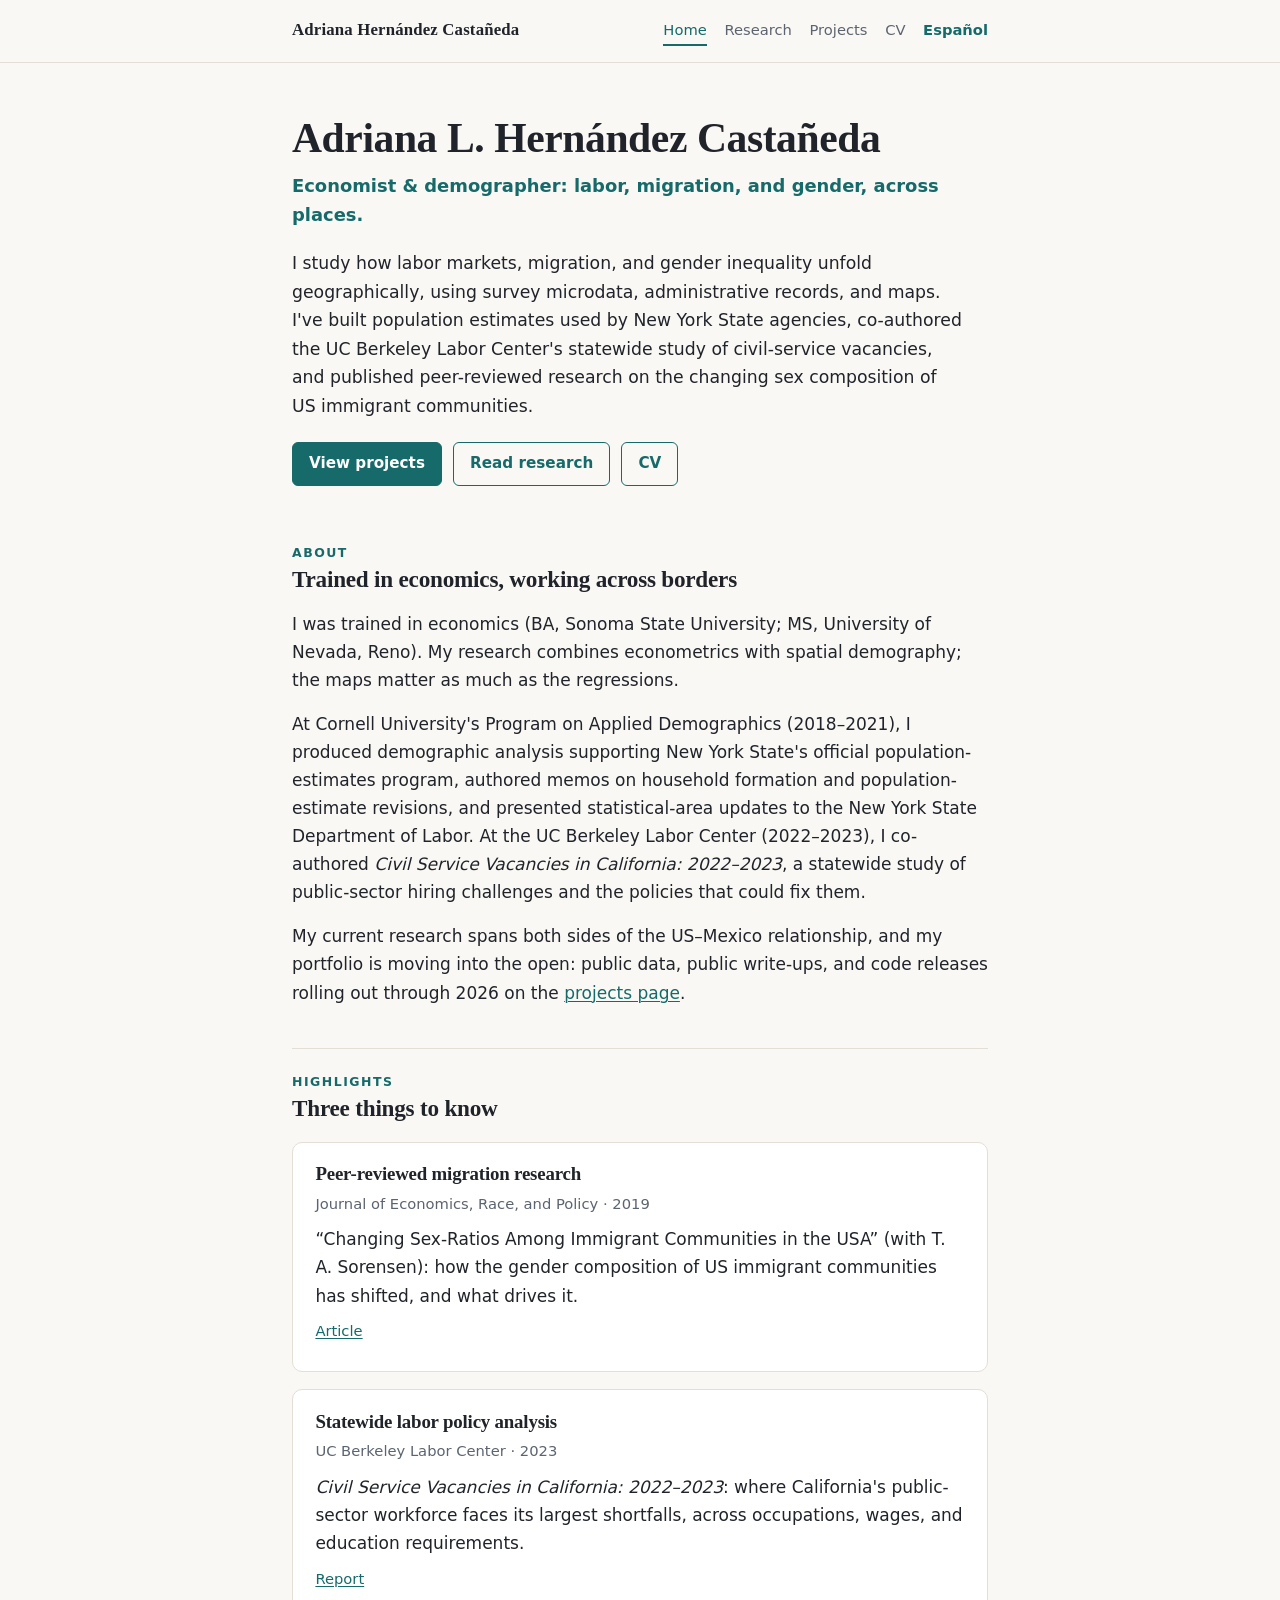
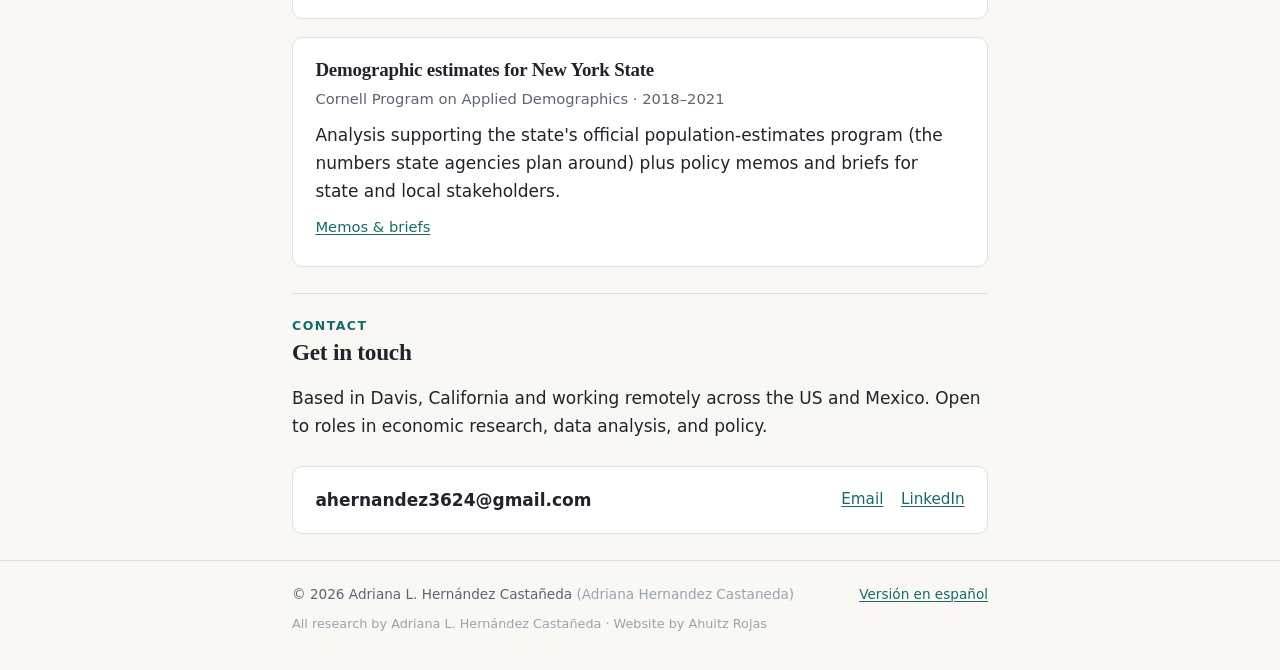
<file: index.html>
<!DOCTYPE html>
<html lang="en">
<head>
<meta charset="utf-8">
<meta name="viewport" content="width=device-width, initial-scale=1">
<title>Adriana Hernández Castañeda · Economist &amp; Demographer</title>
<meta name="description" content="Adriana L. Hernández Castañeda is an economist and demographer studying labor markets, migration, and gender across the US and Mexico. UC Davis PhD candidate; formerly UC Berkeley Labor Center and Cornell Program on Applied Demographics.">
<link rel="canonical" href="https://adrianahc.com/">
<link rel="icon" href="assets/favicon.svg" type="image/svg+xml">
<link rel="stylesheet" href="assets/style.css">
<meta property="og:type" content="website">
<meta property="og:title" content="Adriana Hernández Castañeda · Economist & Demographer">
<meta property="og:description" content="Labor, migration, and gender: analysis with survey microdata and maps, in Spanish and English.">
<meta property="og:url" content="https://adrianahc.com/">
<meta property="og:image" content="https://adrianahc.com/assets/og.png">
<meta name="twitter:card" content="summary_large_image">
<script type="application/ld+json">
{
  "@context": "https://schema.org",
  "@type": "Person",
  "name": "Adriana L. Hernández Castañeda",
  "alternateName": ["Adriana Hernandez Castaneda", "Castañeda, A.H."],
  "jobTitle": "Economist and Demographer",
  "affiliation": { "@type": "Organization", "name": "University of California, Davis" },
  "alumniOf": [
    { "@type": "Organization", "name": "University of Nevada, Reno" },
    { "@type": "Organization", "name": "Sonoma State University" }
  ],
  "knowsLanguage": ["es", "en"],
  "email": "mailto:ahernandez3624@gmail.com",
  "url": "https://adrianahc.com/",
  "sameAs": [
    "https://www.linkedin.com/in/alhernandezc",
    "https://github.com/alhernandezc"
  ]
}
</script>
</head>
<body>

<header class="site">
  <div class="nav">
    <a class="brand" href="index.html">Adriana Hernández Castañeda</a>
    <nav>
      <a href="index.html" aria-current="page">Home</a>
      <a href="research.html">Research</a>
      <a href="projects.html">Projects</a>
      <a href="cv.html">CV</a>
      <a class="lang" href="es/" lang="es" hreflang="es">Español</a>
    </nav>
  </div>
</header>

<main class="wrap">

  <section class="hero">
    <h1>Adriana L. Hernández Castañeda</h1>
    <p class="role">Economist &amp; demographer: labor, migration, and gender, across places.</p>
    <p class="lede">
      I study how labor markets, migration, and gender inequality unfold geographically,
      using survey microdata, administrative records, and maps. I've built population
      estimates used by New York State agencies, co-authored the UC Berkeley Labor Center's
      statewide study of civil-service vacancies, and published peer-reviewed research on
      the changing sex composition of US immigrant communities.
    </p>
    <p class="lede">
    
    </p>
    <div class="actions">
      <a class="btn primary" href="projects.html">View projects</a>
      <a class="btn ghost" href="research.html">Read research</a>
      <a class="btn ghost" href="cv.html">CV</a>
    </div>
  </section>

  <section class="block prose">
    <h2><span class="kicker">About</span>Trained in economics, working across borders</h2>
    <p>
      I was trained in economics (BA, Sonoma State University; MS, University of Nevada,
      Reno). My research combines econometrics with spatial demography; the maps matter as 
      much as the regressions.
    </p>
    <p>
      At Cornell University's Program on Applied Demographics (2018–2021), I produced
      demographic analysis supporting New York State's official population-estimates
      program, authored memos on household formation and population-estimate revisions,
      and presented statistical-area updates to the New York State Department of Labor.
      At the UC Berkeley Labor Center (2022–2023), I co-authored
      <em>Civil Service Vacancies in California: 2022–2023</em>, a statewide study of
      public-sector hiring challenges and the policies that could fix them.
    </p>
    <p>
      My current research spans both sides of the US–Mexico relationship, and my
      portfolio is moving into the open: public data, public write-ups, and code releases
      rolling out through 2026 on the <a href="projects.html">projects page</a>.
    </p>
  </section>

  <section class="block">
    <h2><span class="kicker">Highlights</span>Three things to know</h2>
    <div class="cards">
      <div class="card">
        <h3>Peer-reviewed migration research</h3>
        <p class="sub">Journal of Economics, Race, and Policy · 2019</p>
        <p>“Changing Sex-Ratios Among Immigrant Communities in the USA” (with T. A. Sorensen): how the gender composition of US immigrant communities has shifted, and what drives it.</p>
        <p class="links"><a href="https://link.springer.com/article/10.1007/s41996-018-0025-5">Article</a></p>
      </div>
      <div class="card">
        <h3>Statewide labor policy analysis</h3>
        <p class="sub">UC Berkeley Labor Center · 2023</p>
        <p><em>Civil Service Vacancies in California: 2022–2023</em>: where California's public-sector workforce faces its largest shortfalls, across occupations, wages, and education requirements.</p>
        <p class="links"><a href="https://laborcenter.berkeley.edu/civil-service-vacancies-in-california-2022-2023/">Report</a></p>
      </div>
      <div class="card">
        <h3>Demographic estimates for New York State</h3>
        <p class="sub">Cornell Program on Applied Demographics · 2018–2021</p>
        <p>Analysis supporting the state's official population-estimates program (the numbers state agencies plan around) plus policy memos and briefs for state and local stakeholders.</p>
        <p class="links"><a href="research.html">Memos &amp; briefs</a></p>
      </div>
    </div>
  </section>

  <section class="block" id="contact">
    <h2><span class="kicker">Contact</span>Get in touch</h2>
    <p>Based in Davis, California and working remotely across the US and Mexico. Open to roles in economic research, data analysis, and policy.</p>
    <div class="contact-strip">
      <strong>ahernandez3624@gmail.com</strong>
      <div class="links">
        <a href="mailto:ahernandez3624@gmail.com">Email</a>
        <a href="https://www.linkedin.com/in/alhernandezc">LinkedIn</a>
        <!-- TODO: add ORCID + Google Scholar links once Adriana creates the profiles -->
      </div>
    </div>
  </section>

</main>

<footer class="site">
  <div class="wrap">

    <span>© 2026 Adriana L. Hernández Castañeda <span style="color:#9aa3ad">(Adriana Hernandez Castaneda)</span></span>
    <span><a href="es/">Versión en español</a></span>
  </div>
  <div class="wrap" style="margin-top:0.5rem"><span class="colophon" style="font-size:0.8rem;color:#9aa3ad">All research by Adriana L. Hernández Castañeda · Website by Ahuitz Rojas</span></div>
</footer></body>
</html>
</file>
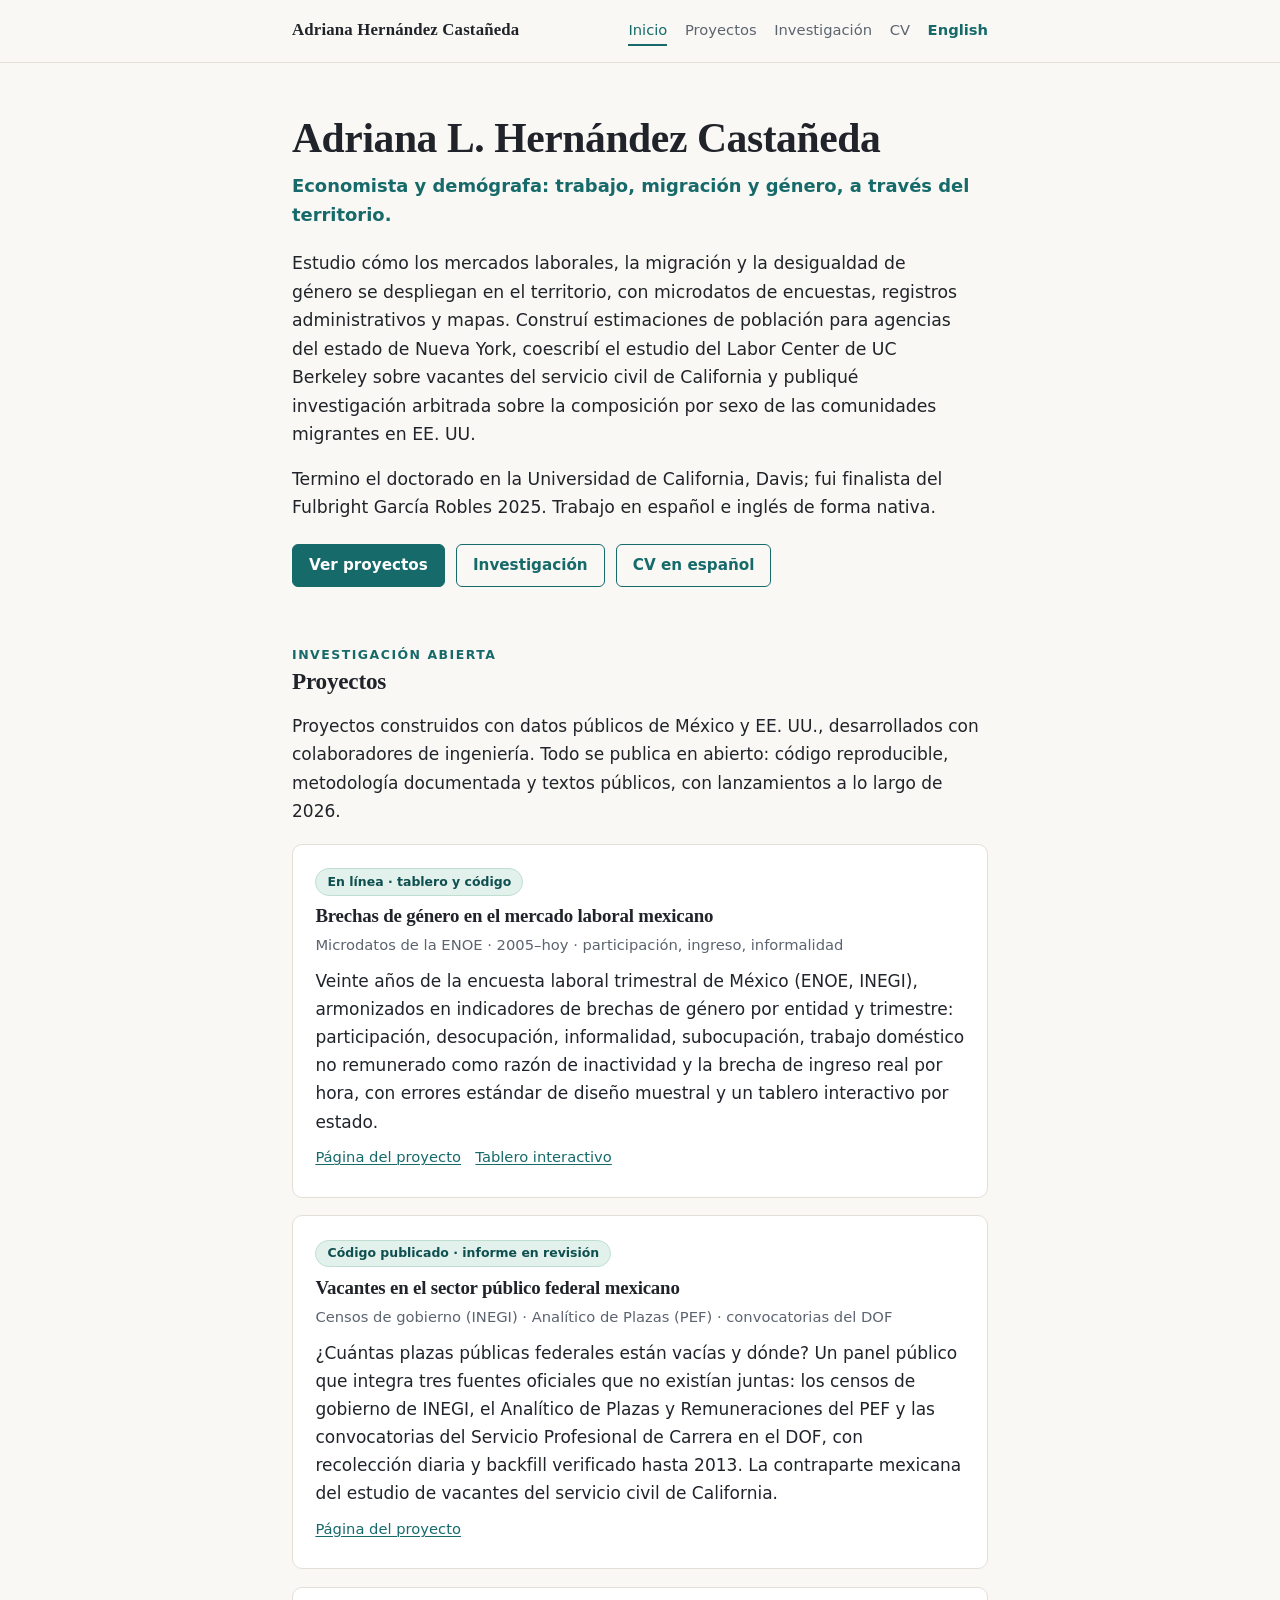
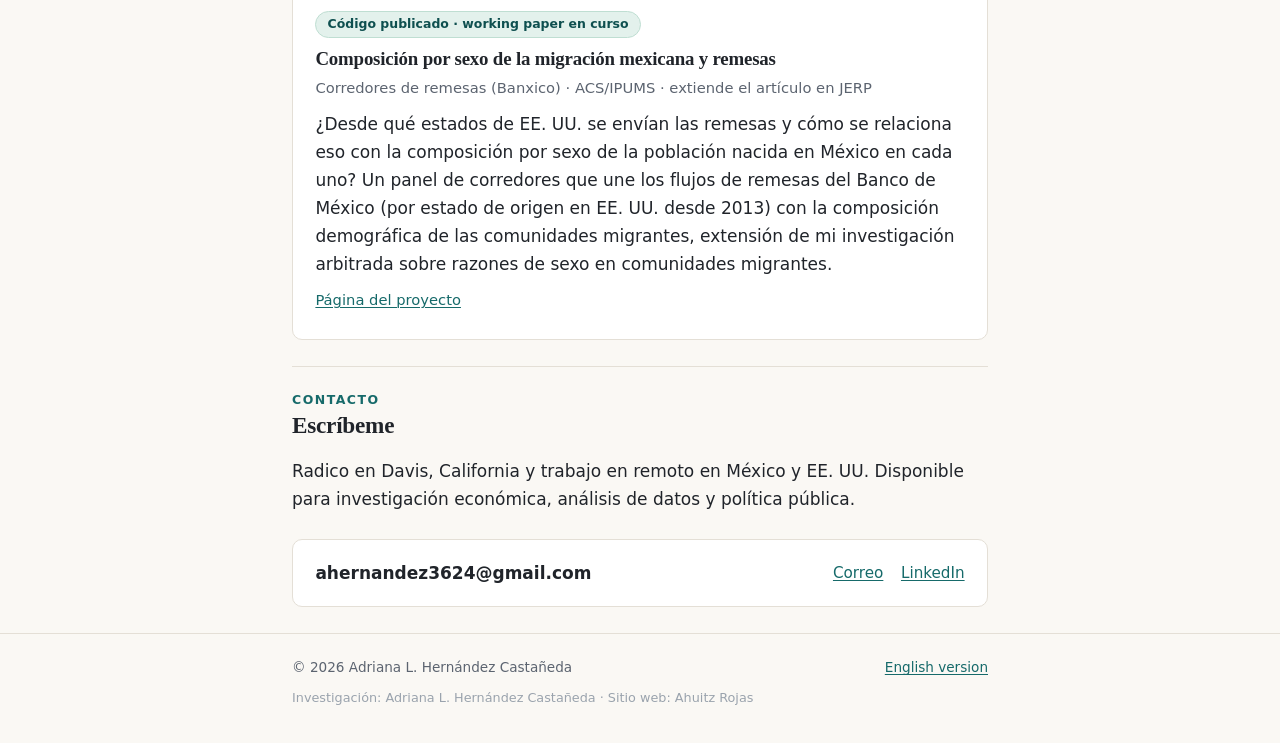
<file: es/index.html>
<!DOCTYPE html>
<html lang="es">
<head>
<meta charset="utf-8">
<meta name="viewport" content="width=device-width, initial-scale=1">
<title>Adriana Hernández Castañeda · Economista y demógrafa</title>
<meta name="description" content="Adriana L. Hernández Castañeda es economista y demógrafa; estudia mercados laborales, migración y género entre México y Estados Unidos. Doctoranda en UC Davis; antes en el Labor Center de UC Berkeley y en Cornell.">
<link rel="canonical" href="https://adrianahc.com/es/">
<link rel="icon" href="../assets/favicon.svg" type="image/svg+xml">
<link rel="stylesheet" href="../assets/style.css">
<meta property="og:type" content="website">
<meta property="og:title" content="Adriana Hernández Castañeda · Economista y demógrafa">
<meta property="og:description" content="Trabajo, migración y género: análisis con microdatos y mapas, en español e inglés.">
<meta property="og:url" content="https://adrianahc.com/es/">
<meta property="og:image" content="https://adrianahc.com/assets/og.png">
</head>
<body>

<header class="site">
  <div class="nav">
    <a class="brand" href="./">Adriana Hernández Castañeda</a>
    <nav>
      <a href="./" aria-current="page">Inicio</a>
      <a href="./#proyectos">Proyectos</a>
      <a href="../research.html">Investigación</a>
      <a href="../cv.html">CV</a>
      <a class="lang" href="../" lang="en" hreflang="en">English</a>
    </nav>
  </div>
</header>

<main class="wrap">

  <section class="hero">
    <h1>Adriana L. Hernández Castañeda</h1>
    <p class="role">Economista y demógrafa: trabajo, migración y género, a través del territorio.</p>
    <p class="lede">
      Estudio cómo los mercados laborales, la migración y la desigualdad de género se
      despliegan en el territorio, con microdatos de encuestas, registros administrativos
      y mapas. Construí estimaciones de población para agencias del estado de Nueva York,
      coescribí el estudio del Labor Center de UC Berkeley sobre vacantes del servicio
      civil de California y publiqué investigación arbitrada sobre la composición por sexo
      de las comunidades migrantes en EE. UU.
    </p>
    <p class="lede">
      Termino el doctorado en la Universidad de California, Davis; fui finalista del
      Fulbright García Robles 2025. Trabajo en español e inglés de forma nativa.
    </p>
    <div class="actions">
      <a class="btn primary" href="./#proyectos">Ver proyectos</a>
      <a class="btn ghost" href="../research.html">Investigación</a>
      <a class="btn ghost" href="../assets/cv/Hernandez-Castaneda_Adriana_CV-ES_2026.pdf">CV en español</a>
    </div>
  </section>

  <section class="block" id="proyectos">
    <h2><span class="kicker">Investigación abierta</span>Proyectos</h2>
    <p>
      Proyectos construidos con datos públicos de México y EE. UU., desarrollados con
      colaboradores de ingeniería. Todo se publica en abierto: código reproducible,
      metodología documentada y textos públicos, con lanzamientos a lo largo de 2026.
    </p>
    <div class="cards">

      <div class="card">
        <span class="badge live">En línea · tablero y código</span>
        <h3>Brechas de género en el mercado laboral mexicano</h3>
        <p class="sub">Microdatos de la ENOE · 2005–hoy · participación, ingreso, informalidad</p>
        <p>
          Veinte años de la encuesta laboral trimestral de México (ENOE, INEGI),
          armonizados en indicadores de brechas de género por entidad y trimestre:
          participación, desocupación, informalidad, subocupación, trabajo doméstico no
          remunerado como razón de inactividad y la brecha de ingreso real por hora, con
          errores estándar de diseño muestral y un tablero interactivo por estado.
        </p>
        <p class="links">
          <a href="../projects/enoe-brechas-genero.html">Página del proyecto</a>
          <a href="/enoe-brechas-genero/dashboard/">Tablero interactivo</a>
        </p>
      </div>

      <div class="card">
        <span class="badge live">Código publicado · informe en revisión</span>
        <h3>Vacantes en el sector público federal mexicano</h3>
        <p class="sub">Censos de gobierno (INEGI) · Analítico de Plazas (PEF) · convocatorias del DOF</p>
        <p>
          ¿Cuántas plazas públicas federales están vacías y dónde? Un panel público que
          integra tres fuentes oficiales que no existían juntas: los censos de gobierno de
          INEGI, el Analítico de Plazas y Remuneraciones del PEF y las convocatorias del
          Servicio Profesional de Carrera en el DOF, con recolección diaria y backfill
          verificado hasta 2013. La contraparte mexicana del estudio de vacantes del
          servicio civil de California.
        </p>
        <p class="links">
          <a href="../projects/vacantes-sector-publico-mx.html">Página del proyecto</a>
        </p>
      </div>

      <div class="card">
        <span class="badge live">Código publicado · working paper en curso</span>
        <h3>Composición por sexo de la migración mexicana y remesas</h3>
        <p class="sub">Corredores de remesas (Banxico) · ACS/IPUMS · extiende el artículo en JERP</p>
        <p>
          ¿Desde qué estados de EE. UU. se envían las remesas y cómo se relaciona eso con
          la composición por sexo de la población nacida en México en cada uno? Un panel
          de corredores que une los flujos de remesas del Banco de México (por estado de
          origen en EE. UU. desde 2013) con la composición demográfica de las comunidades
          migrantes, extensión de mi investigación arbitrada sobre razones de sexo en
          comunidades migrantes.
        </p>
        <p class="links">
          <a href="../projects/migracion-remesas-mx.html">Página del proyecto</a>
        </p>
      </div>

    </div>
  </section>

  <section class="block" id="contacto">
    <h2><span class="kicker">Contacto</span>Escríbeme</h2>
    <p>Radico en Davis, California y trabajo en remoto en México y EE. UU. Disponible para investigación económica, análisis de datos y política pública.</p>
    <div class="contact-strip">
      <strong>ahernandez3624@gmail.com</strong>
      <div class="links">
        <a href="mailto:ahernandez3624@gmail.com">Correo</a>
        <a href="https://www.linkedin.com/in/alhernandezc">LinkedIn</a>
      </div>
    </div>
  </section>

</main>

<footer class="site">
  <div class="wrap">

    <span>© 2026 Adriana L. Hernández Castañeda</span>
    <span><a href="../">English version</a></span>
  </div>
  <div class="wrap" style="margin-top:0.5rem"><span class="colophon" style="font-size:0.8rem;color:#9aa3ad">Investigación: Adriana L. Hernández Castañeda · Sitio web: Ahuitz Rojas</span></div>
</footer></body>
</html>
</file>
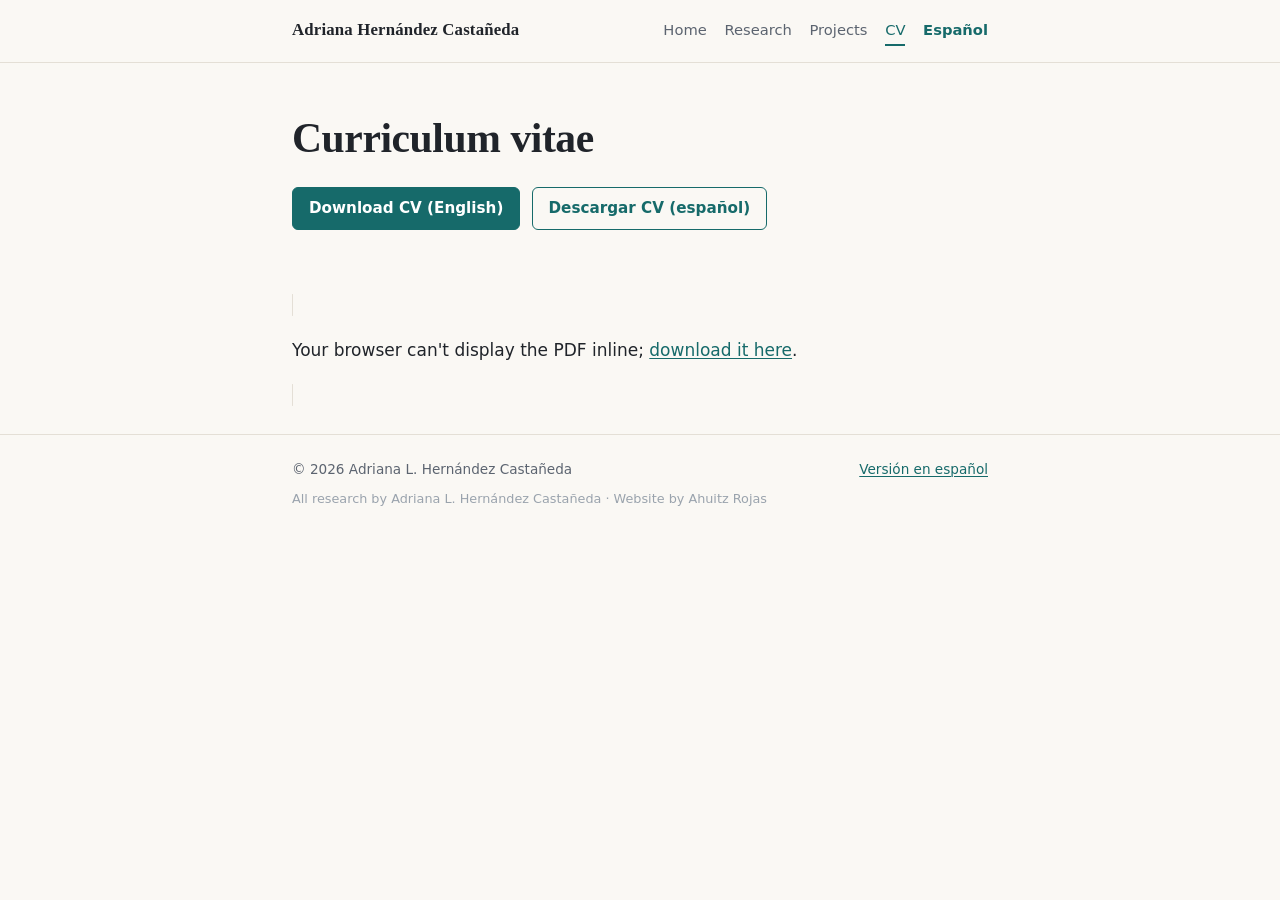
<file: cv.html>
<!DOCTYPE html>
<html lang="en">
<head>
<meta charset="utf-8">
<meta name="viewport" content="width=device-width, initial-scale=1">
<title>CV · Adriana Hernández Castañeda</title>
<meta name="description" content="Curriculum vitae of Adriana L. Hernández Castañeda, economist and demographer, download in English or Spanish.">
<link rel="canonical" href="https://adrianahc.com/cv.html">
<link rel="icon" href="assets/favicon.svg" type="image/svg+xml">
<link rel="stylesheet" href="assets/style.css">
<meta property="og:type" content="website">
<meta property="og:title" content="CV · Adriana Hernández Castañeda">
<meta property="og:description" content="Curriculum vitae, economist and demographer. English and Spanish versions.">
<meta property="og:url" content="https://adrianahc.com/cv.html">
<meta property="og:image" content="https://adrianahc.com/assets/og.png">
</head>
<body>

<header class="site">
  <div class="nav">
    <a class="brand" href="index.html">Adriana Hernández Castañeda</a>
    <nav>
      <a href="index.html">Home</a>
      <a href="research.html">Research</a>
      <a href="projects.html">Projects</a>
      <a href="cv.html" aria-current="page">CV</a>
      <a class="lang" href="es/" lang="es" hreflang="es">Español</a>
    </nav>
  </div>
</header>

<main class="wrap">

  <section class="hero">
    <h1>Curriculum vitae</h1>
    <div class="actions">
      <a class="btn primary" href="assets/cv/Hernandez-Castaneda_Adriana_Economist_2026.pdf">Download CV (English)</a>
      <a class="btn ghost" href="assets/cv/Hernandez-Castaneda_Adriana_CV-ES_2026.pdf">Descargar CV (español)</a>
    </div>
  </section>

  <section class="block">
    <object class="cv-embed" data="assets/cv/Hernandez-Castaneda_Adriana_Economist_2026.pdf" type="application/pdf">
      <p>Your browser can't display the PDF inline; <a href="assets/cv/Hernandez-Castaneda_Adriana_Economist_2026.pdf">download it here</a>.</p>
    </object>
  </section>

</main>

<footer class="site">
  <div class="wrap">

    <span>© 2026 Adriana L. Hernández Castañeda</span>
    <span><a href="es/">Versión en español</a></span>
  </div>
  <div class="wrap" style="margin-top:0.5rem"><span class="colophon" style="font-size:0.8rem;color:#9aa3ad">All research by Adriana L. Hernández Castañeda · Website by Ahuitz Rojas</span></div>
</footer></body>
</html>
</file>
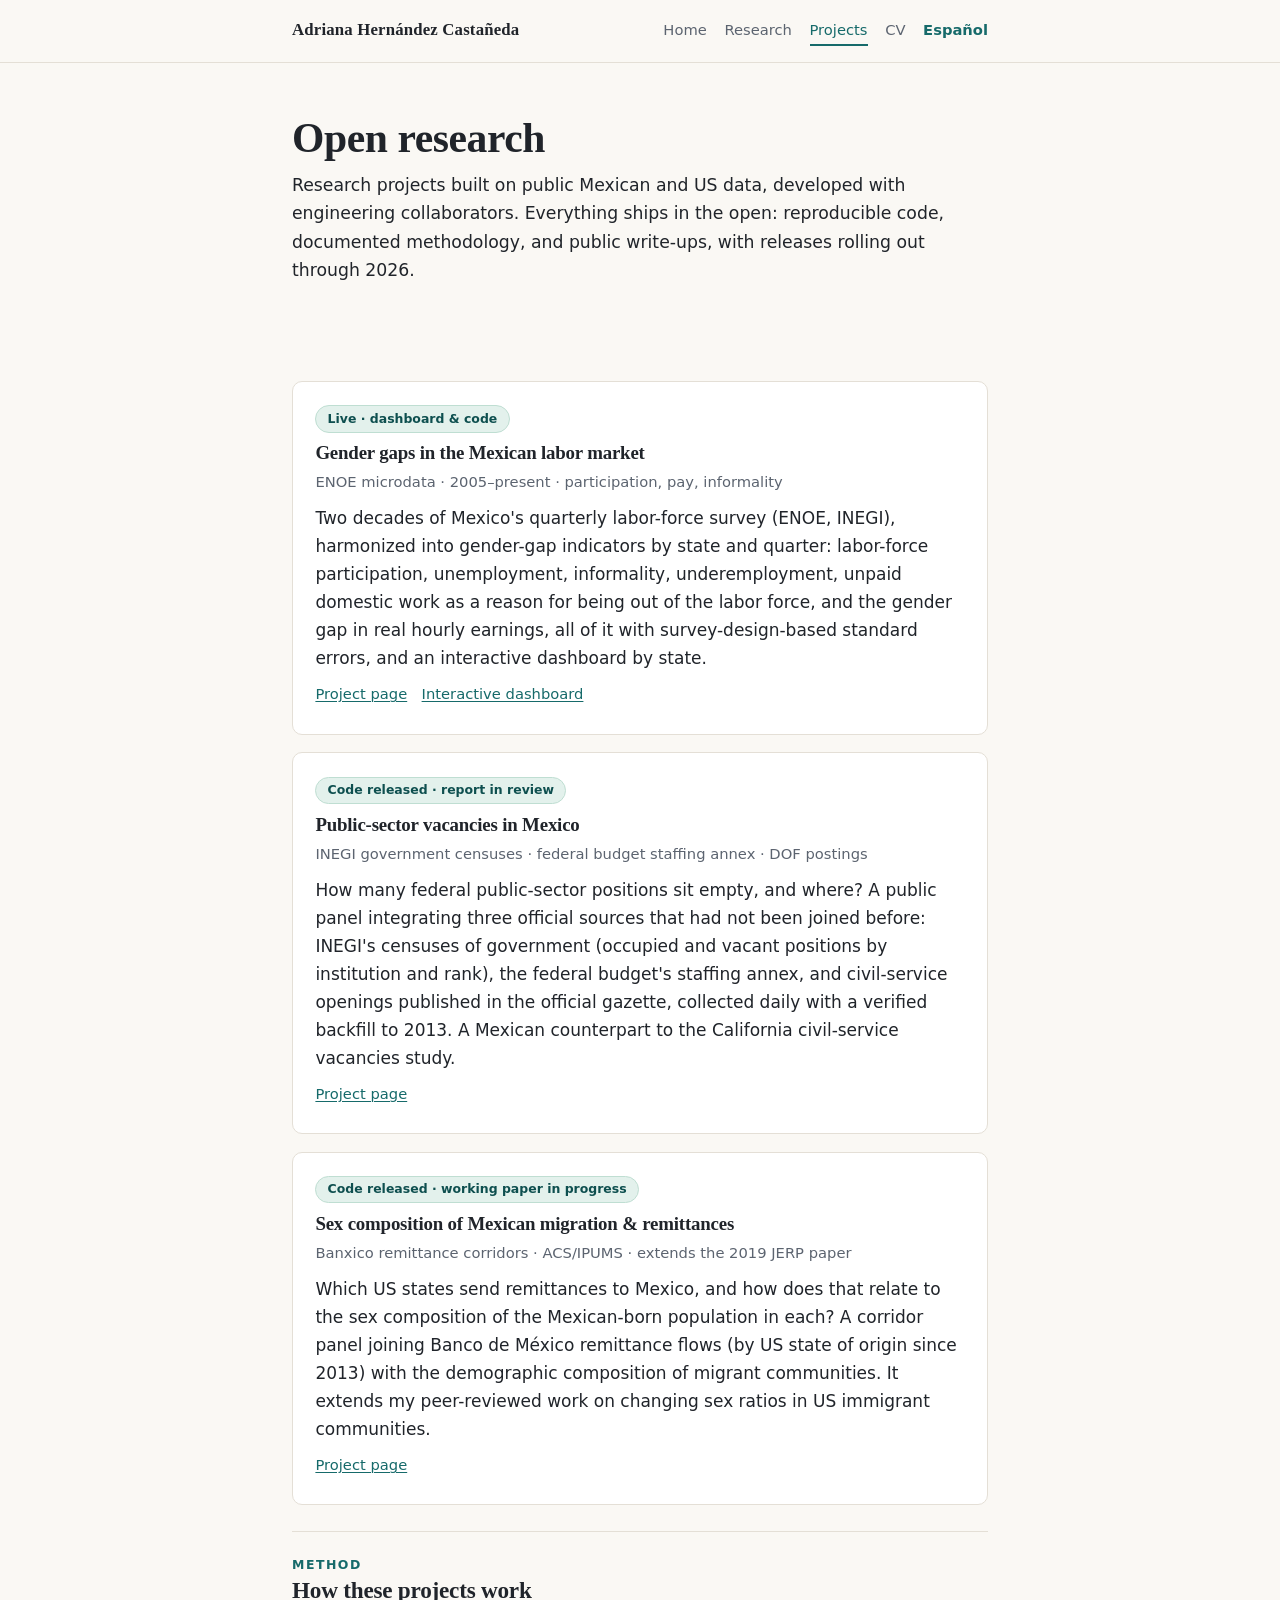
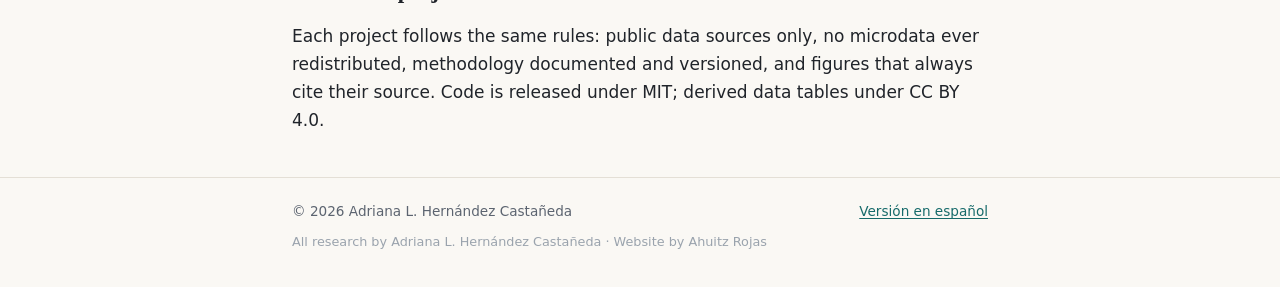
<file: projects.html>
<!DOCTYPE html>
<html lang="en">
<head>
<meta charset="utf-8">
<meta name="viewport" content="width=device-width, initial-scale=1">
<title>Projects · Adriana Hernández Castañeda</title>
<meta name="description" content="Open research projects: gender gaps in the Mexican labor market (ENOE), public-sector vacancies in Mexico, and the sex composition of Mexican migration and remittances.">
<link rel="canonical" href="https://adrianahc.com/projects.html">
<link rel="icon" href="assets/favicon.svg" type="image/svg+xml">
<link rel="stylesheet" href="assets/style.css">
<meta property="og:type" content="website">
<meta property="og:title" content="Projects · Adriana Hernández Castañeda">
<meta property="og:description" content="Open research with public Mexican and US data: labor-market gender gaps, public-sector vacancies, migration and remittances.">
<meta property="og:url" content="https://adrianahc.com/projects.html">
<meta property="og:image" content="https://adrianahc.com/assets/og.png">
</head>
<body>

<header class="site">
  <div class="nav">
    <a class="brand" href="index.html">Adriana Hernández Castañeda</a>
    <nav>
      <a href="index.html">Home</a>
      <a href="research.html">Research</a>
      <a href="projects.html" aria-current="page">Projects</a>
      <a href="cv.html">CV</a>
      <a class="lang" href="es/" lang="es" hreflang="es">Español</a>
    </nav>
  </div>
</header>

<main class="wrap">

  <section class="hero">
    <h1>Open research</h1>
    <p class="lede">
      Research projects built on public Mexican and US data, developed with engineering
      collaborators. Everything ships in the open: reproducible code, documented
      methodology, and public write-ups, with releases rolling out through 2026.
    </p>
  </section>

  <section class="block">
    <div class="cards">

      <div class="card">
        <span class="badge live">Live · dashboard &amp; code</span>
        <h3>Gender gaps in the Mexican labor market</h3>
        <p class="sub">ENOE microdata · 2005–present · participation, pay, informality</p>
        <p>
          Two decades of Mexico's quarterly labor-force survey (ENOE, INEGI), harmonized
          into gender-gap indicators by state and quarter: labor-force participation,
          unemployment, informality, underemployment, unpaid domestic work as a reason for
          being out of the labor force, and the gender gap in real hourly earnings, all of it
          with survey-design-based standard errors, and an interactive dashboard by state.
        </p>
        <p class="links">
          <a href="projects/enoe-brechas-genero.html">Project page</a>
          <a href="/enoe-brechas-genero/dashboard/">Interactive dashboard</a>
        </p>
      </div>

      <div class="card">
        <span class="badge live">Code released · report in review</span>
        <h3>Public-sector vacancies in Mexico</h3>
        <p class="sub">INEGI government censuses · federal budget staffing annex · DOF postings</p>
        <p>
          How many federal public-sector positions sit empty, and where? A public panel
          integrating three official sources that had not been joined before: INEGI's
          censuses of government (occupied and vacant positions by institution and rank),
          the federal budget's staffing annex, and civil-service openings published in the
          official gazette, collected daily with a verified backfill to 2013. A Mexican
          counterpart to the California civil-service vacancies study.
        </p>
        <p class="links">
          <a href="projects/vacantes-sector-publico-mx.html">Project page</a>
        </p>
      </div>

      <div class="card">
        <span class="badge live">Code released · working paper in progress</span>
        <h3>Sex composition of Mexican migration &amp; remittances</h3>
        <p class="sub">Banxico remittance corridors · ACS/IPUMS · extends the 2019 JERP paper</p>
        <p>
          Which US states send remittances to Mexico, and how does that relate to the sex
          composition of the Mexican-born population in each? A corridor panel joining
          Banco de México remittance flows (by US state of origin since 2013) with the
          demographic composition of migrant communities. It extends my peer-reviewed work
          on changing sex ratios in US immigrant communities.
        </p>
        <p class="links">
          <a href="projects/migracion-remesas-mx.html">Project page</a>
        </p>
      </div>

    </div>
  </section>

  <section class="block">
    <h2><span class="kicker">Method</span>How these projects work</h2>
    <p>
      Each project follows the same rules: public data sources only, no microdata ever
      redistributed, methodology documented and versioned, and figures that always cite
      their source. Code is released under MIT; derived data tables under CC BY 4.0.
    </p>
  </section>

</main>

<footer class="site">
  <div class="wrap">

    <span>© 2026 Adriana L. Hernández Castañeda</span>
    <span><a href="es/">Versión en español</a></span>
  </div>
  <div class="wrap" style="margin-top:0.5rem"><span class="colophon" style="font-size:0.8rem;color:#9aa3ad">All research by Adriana L. Hernández Castañeda · Website by Ahuitz Rojas</span></div>
</footer></body>
</html>
</file>
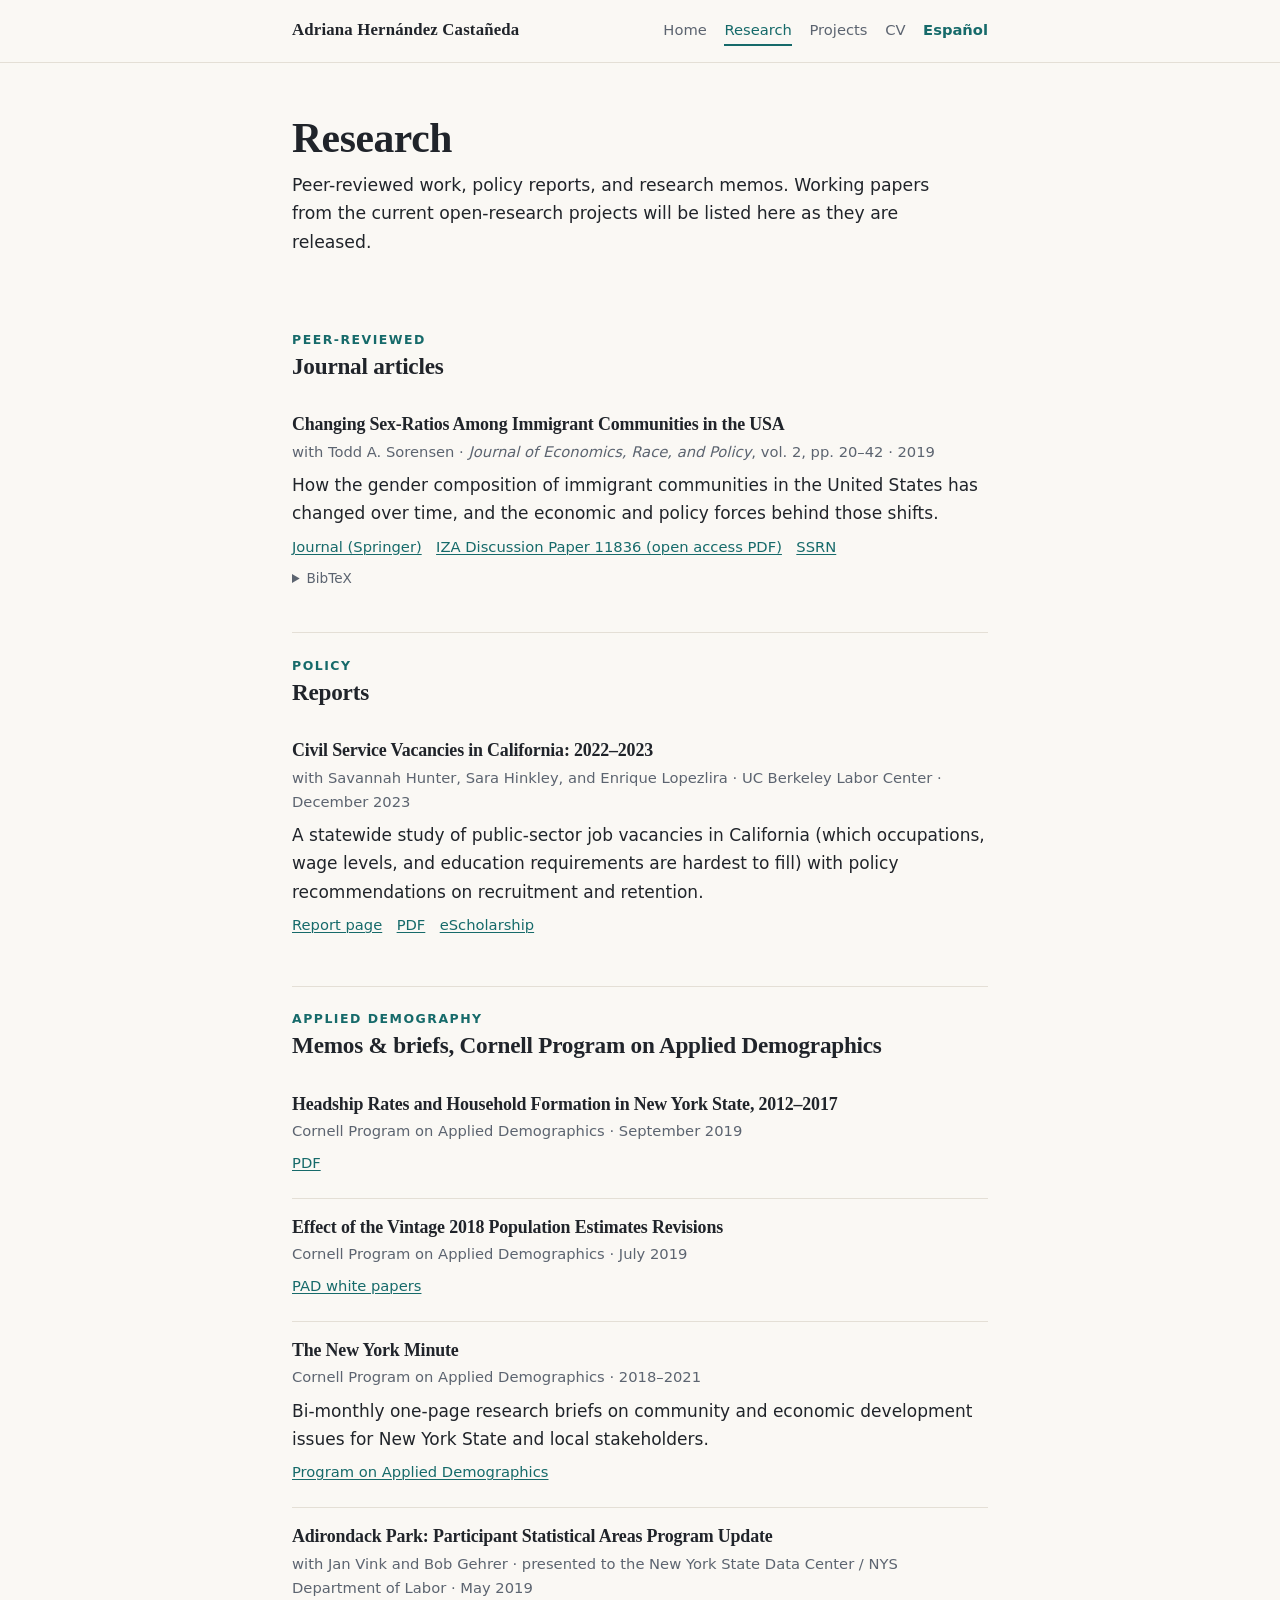
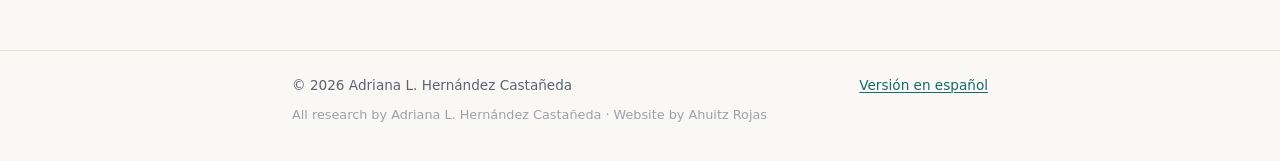
<file: research.html>
<!DOCTYPE html>
<html lang="en">
<head>
<meta charset="utf-8">
<meta name="viewport" content="width=device-width, initial-scale=1">
<title>Research · Adriana Hernández Castañeda</title>
<meta name="description" content="Publications, policy reports, and research memos by Adriana L. Hernández Castañeda: migration economics, labor markets, and applied demography.">
<link rel="canonical" href="https://adrianahc.com/research.html">
<link rel="icon" href="assets/favicon.svg" type="image/svg+xml">
<link rel="stylesheet" href="assets/style.css">
<meta property="og:type" content="website">
<meta property="og:title" content="Research · Adriana Hernández Castañeda">
<meta property="og:description" content="Publications, policy reports, and research memos: migration economics, labor markets, applied demography.">
<meta property="og:url" content="https://adrianahc.com/research.html">
<meta property="og:image" content="https://adrianahc.com/assets/og.png">
</head>
<body>

<header class="site">
  <div class="nav">
    <a class="brand" href="index.html">Adriana Hernández Castañeda</a>
    <nav>
      <a href="index.html">Home</a>
      <a href="research.html" aria-current="page">Research</a>
      <a href="projects.html">Projects</a>
      <a href="cv.html">CV</a>
      <a class="lang" href="es/" lang="es" hreflang="es">Español</a>
    </nav>
  </div>
</header>

<main class="wrap">

  <section class="hero">
    <h1>Research</h1>
    <p class="lede">Peer-reviewed work, policy reports, and research memos. Working papers from the current open-research projects will be listed here as they are released.</p>
  </section>

  <section class="block">
    <h2><span class="kicker">Peer-reviewed</span>Journal articles</h2>

    <div class="pub">
      <h3>Changing Sex-Ratios Among Immigrant Communities in the USA</h3>
      <p class="meta">with Todd A. Sorensen · <em>Journal of Economics, Race, and Policy</em>, vol. 2, pp. 20–42 · 2019</p>
      <p>How the gender composition of immigrant communities in the United States has changed over time, and the economic and policy forces behind those shifts.</p>
      <p class="links">
        <a href="https://link.springer.com/article/10.1007/s41996-018-0025-5">Journal (Springer)</a>
        <a href="https://docs.iza.org/dp11836.pdf">IZA Discussion Paper 11836 (open access PDF)</a>
        <a href="https://papers.ssrn.com/sol3/papers.cfm?abstract_id=3261695">SSRN</a>
      </p>
      <details class="bibtex">
        <summary>BibTeX</summary>
        <pre>@article{hernandezcastaneda2019sexratios,
  author  = {Hern{\'a}ndez Casta{\~n}eda, Adriana and Sorensen, Todd A.},
  title   = {Changing Sex-Ratios Among Immigrant Communities in the {USA}},
  journal = {Journal of Economics, Race, and Policy},
  year    = {2019},
  volume  = {2},
  pages   = {20--42},
  doi     = {10.1007/s41996-018-0025-5}
}</pre>
      </details>
    </div>
  </section>

  <section class="block">
    <h2><span class="kicker">Policy</span>Reports</h2>

    <div class="pub">
      <h3>Civil Service Vacancies in California: 2022–2023</h3>
      <p class="meta">with Savannah Hunter, Sara Hinkley, and Enrique Lopezlira · UC Berkeley Labor Center · December 2023</p>
      <p>A statewide study of public-sector job vacancies in California (which occupations, wage levels, and education requirements are hardest to fill) with policy recommendations on recruitment and retention.</p>
      <p class="links">
        <a href="https://laborcenter.berkeley.edu/civil-service-vacancies-in-california-2022-2023/">Report page</a>
        <a href="https://laborcenter.berkeley.edu/wp-content/uploads/2023/12/Civil-Service-Vacancies-in-California-2022-2023.pdf">PDF</a>
        <a href="https://escholarship.org/uc/item/2bf48122">eScholarship</a>
      </p>
    </div>
  </section>

  <section class="block">
    <h2><span class="kicker">Applied demography</span>Memos &amp; briefs, Cornell Program on Applied Demographics</h2>

    <div class="pub">
      <h3>Headship Rates and Household Formation in New York State, 2012–2017</h3>
      <p class="meta">Cornell Program on Applied Demographics · September 2019</p>
      <p class="links">
        <a href="https://pad.human.cornell.edu/papers/downloads/NYHeadshipRates.pdf">PDF</a>
      </p>
    </div>

    <div class="pub">
      <h3>Effect of the Vintage 2018 Population Estimates Revisions</h3>
      <p class="meta">Cornell Program on Applied Demographics · July 2019</p>
      <p class="links">
        <a href="https://pad.human.cornell.edu/papers/index.cfm">PAD white papers</a>
      </p>
    </div>

    <div class="pub">
      <h3>The New York Minute</h3>
      <p class="meta">Cornell Program on Applied Demographics · 2018–2021</p>
      <p>Bi-monthly one-page research briefs on community and economic development issues for New York State and local stakeholders.</p>
      <p class="links">
        <a href="https://pad.human.cornell.edu/">Program on Applied Demographics</a>
      </p>
    </div>

    <div class="pub">
      <h3>Adirondack Park: Participant Statistical Areas Program Update</h3>
      <p class="meta">with Jan Vink and Bob Gehrer · presented to the New York State Data Center / NYS Department of Labor · May 2019</p>
    </div>
  </section>

</main>

<footer class="site">
  <div class="wrap">

    <span>© 2026 Adriana L. Hernández Castañeda</span>
    <span><a href="es/">Versión en español</a></span>
  </div>
  <div class="wrap" style="margin-top:0.5rem"><span class="colophon" style="font-size:0.8rem;color:#9aa3ad">All research by Adriana L. Hernández Castañeda · Website by Ahuitz Rojas</span></div>
</footer></body>
</html>
</file>
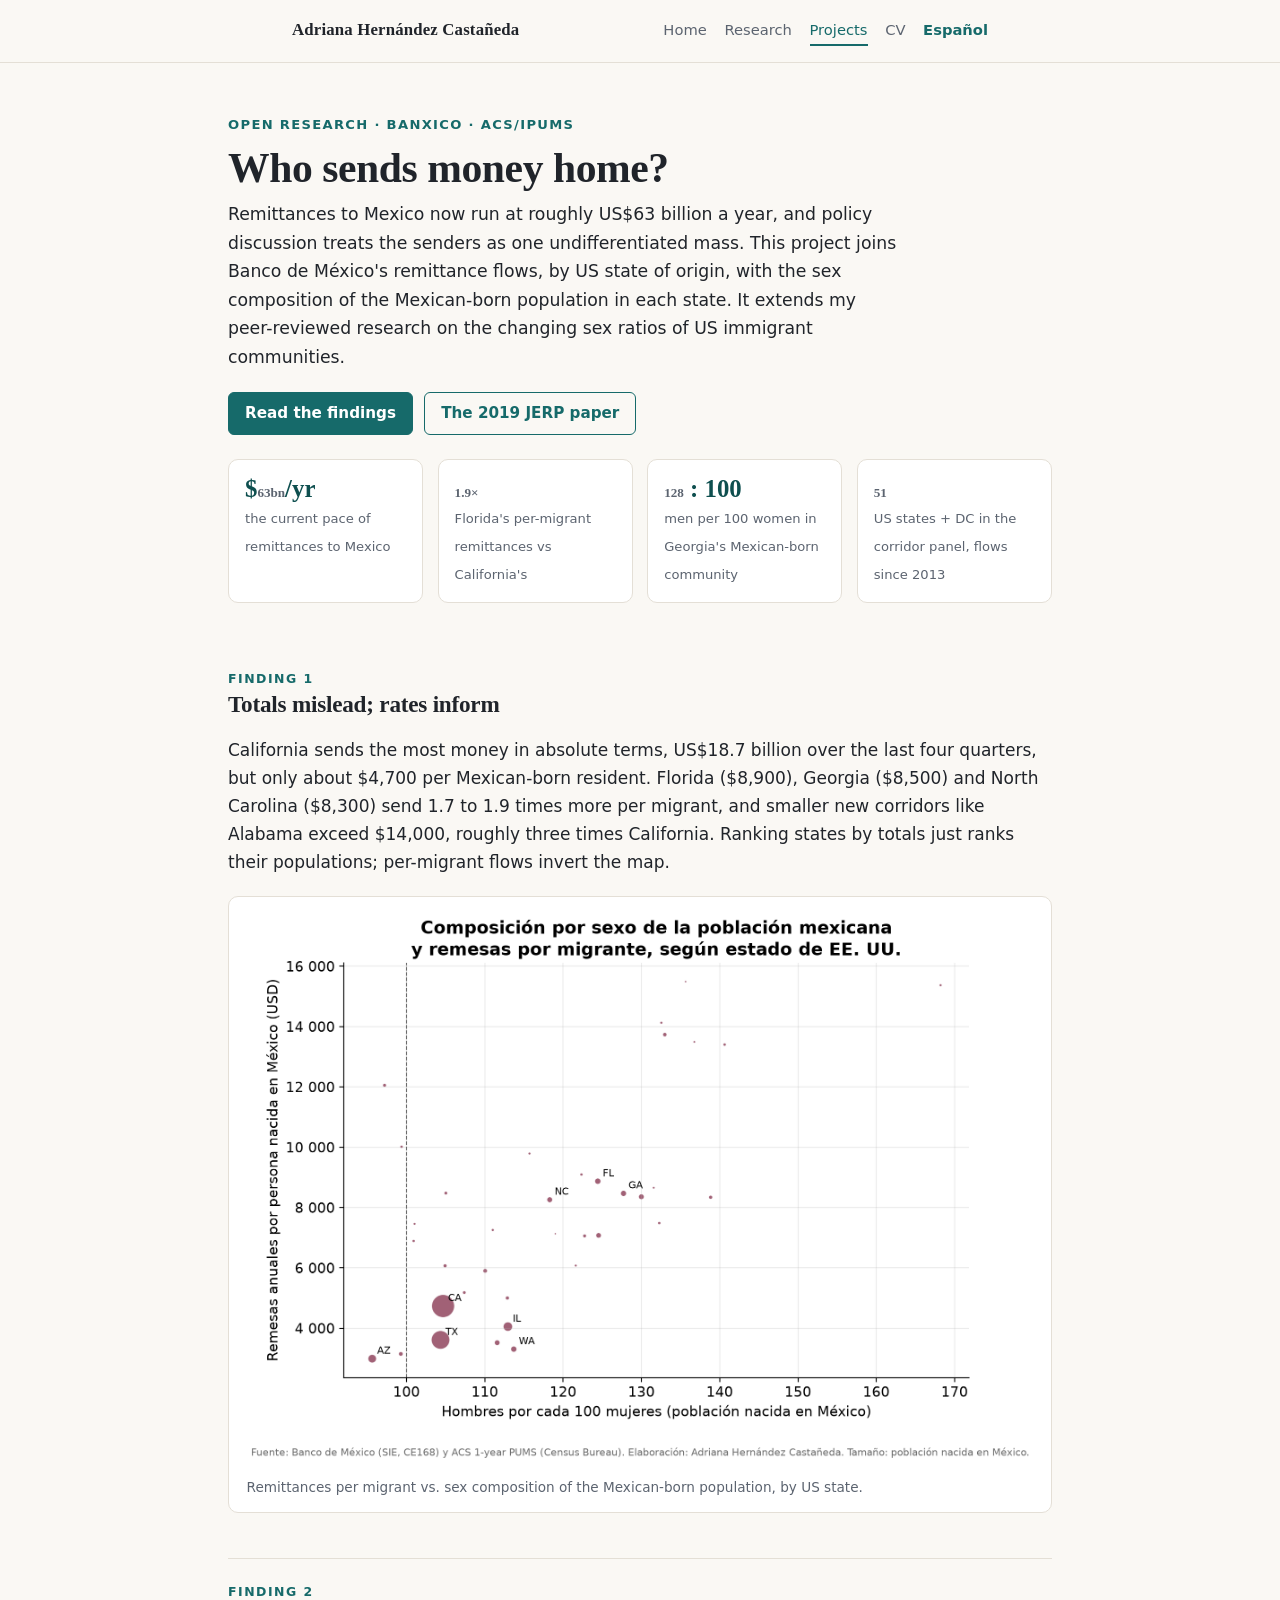
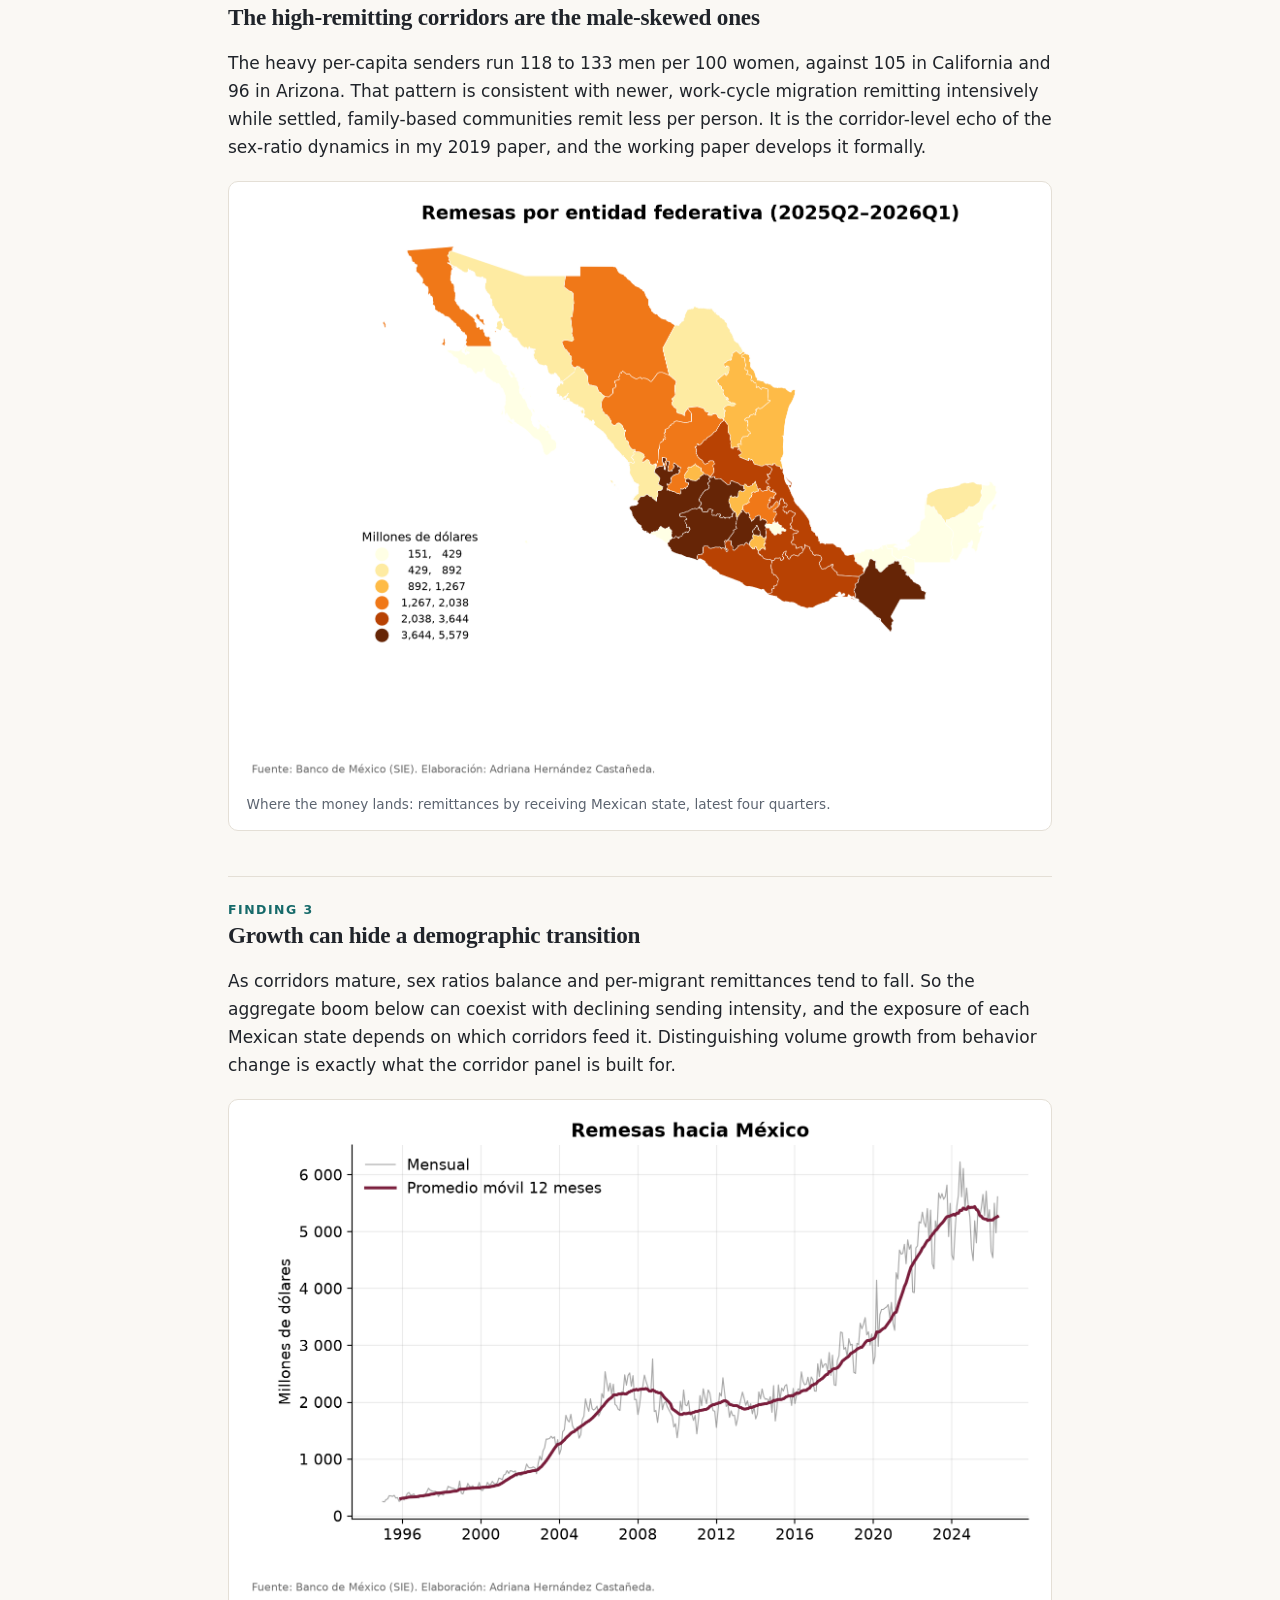
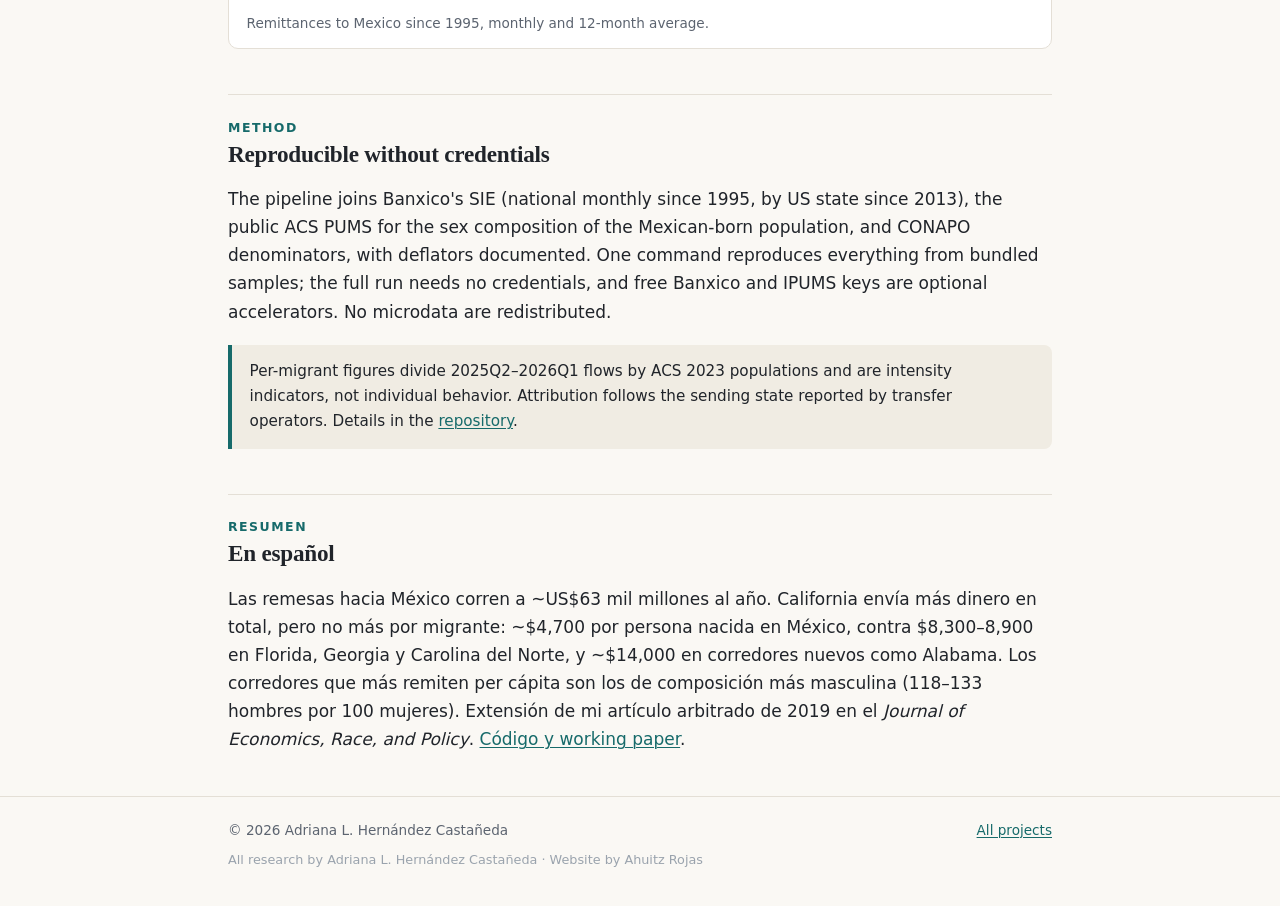
<file: projects/migracion-remesas-mx.html>
<!DOCTYPE html>
<html lang="en">
<head>
<meta charset="utf-8">
<meta name="viewport" content="width=device-width, initial-scale=1">
<title>Who sends money home? Migration &amp; remittances · Adriana Hernández Castañeda</title>
<meta name="description" content="Remittances to Mexico run at ~$63bn a year. Which migrant communities send the money, and how does their sex composition shape the flow? A corridor panel joining Banxico and ACS data.">
<link rel="canonical" href="https://adrianahc.com/projects/migracion-remesas-mx.html">
<link rel="icon" href="../assets/favicon.svg" type="image/svg+xml">
<link rel="stylesheet" href="../assets/style.css">
<meta property="og:type" content="article">
<meta property="og:title" content="Who sends money home? Sex composition of Mexican migration and remittances">
<meta property="og:description" content="Florida, Georgia and North Carolina send 1.7 to 1.9 times more remittances per migrant than California. The corridor panel explains why that matters.">
<meta property="og:url" content="https://adrianahc.com/projects/migracion-remesas-mx.html">
<meta property="og:image" content="https://adrianahc.com/assets/og.png">
</head>
<body>

<header class="site">
  <div class="nav">
    <a class="brand" href="../index.html">Adriana Hernández Castañeda</a>
    <nav>
      <a href="../index.html">Home</a>
      <a href="../research.html">Research</a>
      <a href="../projects.html" aria-current="page">Projects</a>
      <a href="../cv.html">CV</a>
      <a class="lang" href="../es/" lang="es" hreflang="es">Español</a>
    </nav>
  </div>
</header>

<main class="wrap pwide">

  <section class="hero">
    <p class="crumb"><a href="../projects.html" style="text-decoration:none">Open research</a> · Banxico · ACS/IPUMS</p>
    <h1>Who sends money home?</h1>
    <p class="lede">
      Remittances to Mexico now run at roughly US$63 billion a year, and policy discussion
      treats the senders as one undifferentiated mass. This project joins Banco de México's
      remittance flows, by US state of origin, with the sex composition of the Mexican-born
      population in each state. It extends my peer-reviewed research on the changing sex
      ratios of US immigrant communities.
    </p>
    <div class="btnrow">
      <a class="btn primary" href="#f1">Read the findings</a>
      <a class="btn ghost" href="https://link.springer.com/article/10.1007/s41996-018-0025-5">The 2019 JERP paper</a>
    </div>
    <div class="statband">
      <div class="stat reveal"><b>$<span class="count" data-val="63" data-suffix="bn">0</span>/yr</b><span>the current pace of remittances to Mexico</span></div>
      <div class="stat reveal"><b><span class="count" data-val="1.9" data-suffix="×">0</span></b><span>Florida's per-migrant remittances vs California's</span></div>
      <div class="stat reveal"><b><span class="count" data-val="128" data-suffix="">0</span> : 100</b><span>men per 100 women in Georgia's Mexican-born community</span></div>
      <div class="stat reveal"><b><span class="count" data-val="51" data-suffix="">0</span></b><span>US states + DC in the corridor panel, flows since 2013</span></div>
    </div>
  </section>

  <section class="block reveal">
    <h2 id="f1"><span class="kicker">Finding 1</span>Totals mislead; rates inform</h2>
    <p>
      California sends the most money in absolute terms, US$18.7 billion over the last four
      quarters, but only about $4,700 per Mexican-born resident. Florida ($8,900), Georgia
      ($8,500) and North Carolina ($8,300) send 1.7 to 1.9 times more per migrant, and
      smaller new corridors like Alabama exceed $14,000, roughly three times California.
      Ranking states by totals just ranks their populations; per-migrant flows invert the
      map.
    </p>
    <figure class="figblock">
      <img src="../assets/projects/06_corredor_sexo_remesas.png" alt="Remittances per migrant versus sex composition of the Mexican-born population, by US state" loading="lazy">
      <figcaption>Remittances per migrant vs. sex composition of the Mexican-born population, by US state.</figcaption>
    </figure>
  </section>

  <section class="block reveal">
    <h2><span class="kicker">Finding 2</span>The high-remitting corridors are the male-skewed ones</h2>
    <p>
      The heavy per-capita senders run 118 to 133 men per 100 women, against 105 in
      California and 96 in Arizona. That pattern is consistent with newer, work-cycle
      migration remitting intensively while settled, family-based communities remit less
      per person. It is the corridor-level echo of the sex-ratio dynamics in my 2019
      paper, and the working paper develops it formally.
    </p>
    <figure class="figblock">
      <img src="../assets/projects/02_remesas_entidad_mapa.png" alt="Remittances received by Mexican state" loading="lazy">
      <figcaption>Where the money lands: remittances by receiving Mexican state, latest four quarters.</figcaption>
    </figure>
  </section>

  <section class="block reveal">
    <h2><span class="kicker">Finding 3</span>Growth can hide a demographic transition</h2>
    <p>
      As corridors mature, sex ratios balance and per-migrant remittances tend to fall. So
      the aggregate boom below can coexist with declining sending intensity, and the
      exposure of each Mexican state depends on which corridors feed it. Distinguishing
      volume growth from behavior change is exactly what the corridor panel is built for.
    </p>
    <figure class="figblock">
      <img src="../assets/projects/01_remesas_nacional_tendencia.png" alt="Remittances to Mexico, 1995 to 2026" loading="lazy">
      <figcaption>Remittances to Mexico since 1995, monthly and 12-month average.</figcaption>
    </figure>
  </section>

  <section class="block reveal">
    <h2><span class="kicker">Method</span>Reproducible without credentials</h2>
    <p>
      The pipeline joins Banxico's SIE (national monthly since 1995, by US state since
      2013), the public ACS PUMS for the sex composition of the Mexican-born population,
      and CONAPO denominators, with deflators documented. One command reproduces everything
      from bundled samples; the full run needs no credentials, and free Banxico and IPUMS
      keys are optional accelerators. No microdata are redistributed.
    </p>
    <div class="notebox">
      Per-migrant figures divide 2025Q2–2026Q1 flows by ACS 2023 populations and are
      intensity indicators, not individual behavior. Attribution follows the sending state
      reported by transfer operators. Details in the
      <a href="https://github.com/alhernandezc/migracion-remesas-mx">repository</a>.
    </div>
  </section>

  <section class="block reveal">
    <h2><span class="kicker">Resumen</span>En español</h2>
    <p>
      Las remesas hacia México corren a ~US$63 mil millones al año. California envía más
      dinero en total, pero no más por migrante: ~$4,700 por persona nacida en México,
      contra $8,300–8,900 en Florida, Georgia y Carolina del Norte, y ~$14,000 en corredores
      nuevos como Alabama. Los corredores que más remiten per cápita son los de composición
      más masculina (118–133 hombres por 100 mujeres). Extensión de mi artículo arbitrado de
      2019 en el <em>Journal of Economics, Race, and Policy</em>.
      <a href="https://github.com/alhernandezc/migracion-remesas-mx">Código y working paper</a>.
    </p>
  </section>

</main>

<footer class="site">
  <div class="wrap pwide">

    <span>© 2026 Adriana L. Hernández Castañeda</span>
    <span><a href="../projects.html">All projects</a></span>
  </div>
  <div class="wrap pwide" style="margin-top:0.5rem"><span class="colophon" style="font-size:0.8rem;color:#9aa3ad">All research by Adriana L. Hernández Castañeda · Website by Ahuitz Rojas</span></div>
</footer><script>
(function(){
  var reduce = window.matchMedia('(prefers-reduced-motion: reduce)').matches;
  var io = new IntersectionObserver(function(es){
    es.forEach(function(e){
      if(!e.isIntersecting) return;
      e.target.classList.add('in');
      e.target.querySelectorAll('.count').forEach(animateCount);
      io.unobserve(e.target);
    });
  }, {threshold: 0.15});
  document.querySelectorAll('.reveal').forEach(function(el){ io.observe(el); });
  function animateCount(el){
    var target = parseFloat(el.dataset.val), suffix = el.dataset.suffix || '';
    var decimals = (el.dataset.val.split('.')[1] || '').length;
    var fmt = function(v){ return decimals ? v.toFixed(decimals) : Math.round(v).toLocaleString('en-US'); };
    if(reduce){ el.textContent = fmt(target) + suffix; return; }
    var t0 = null, dur = 900;
    function step(t){
      if(!t0) t0 = t;
      var p = Math.min((t - t0) / dur, 1);
      p = 1 - Math.pow(1 - p, 3);
      el.textContent = fmt(target * p) + suffix;
      if(p < 1) requestAnimationFrame(step);
    }
    requestAnimationFrame(step);
  }
})();
</script>

</body>
</html>
</file>
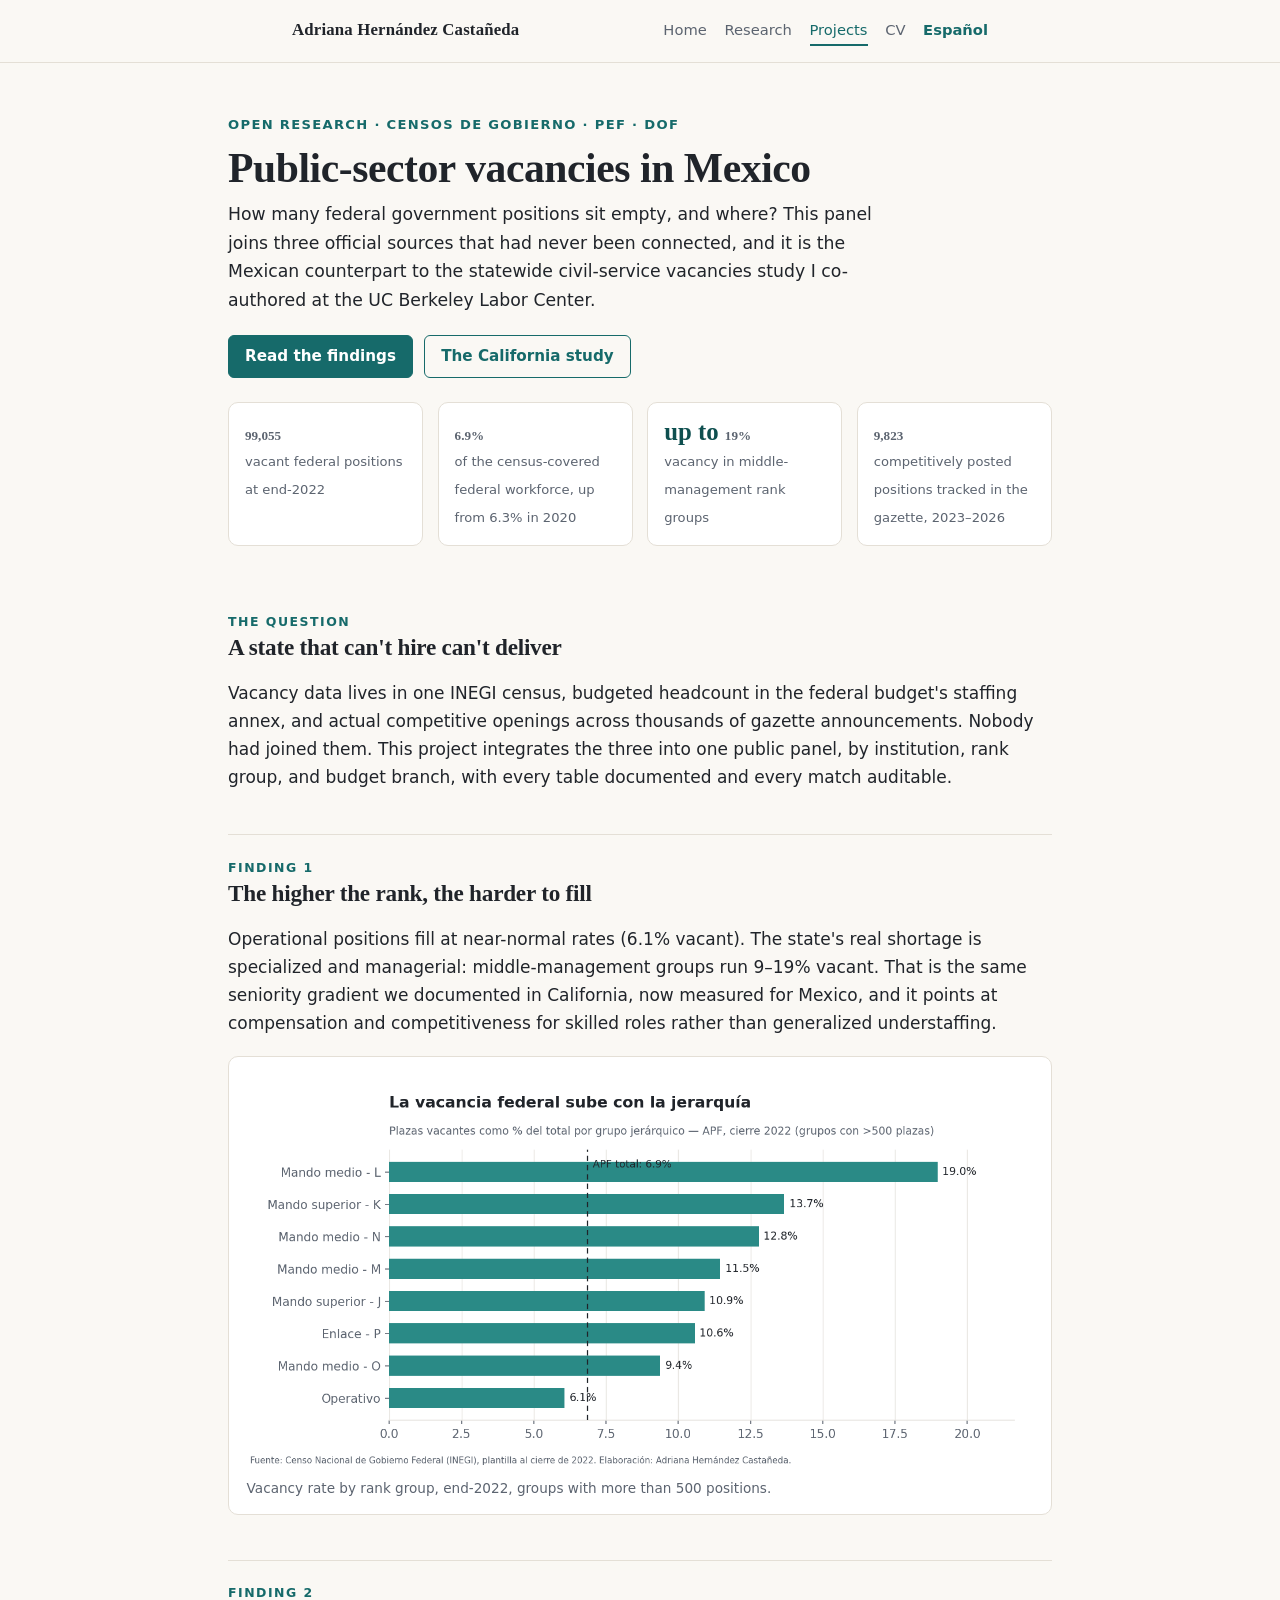
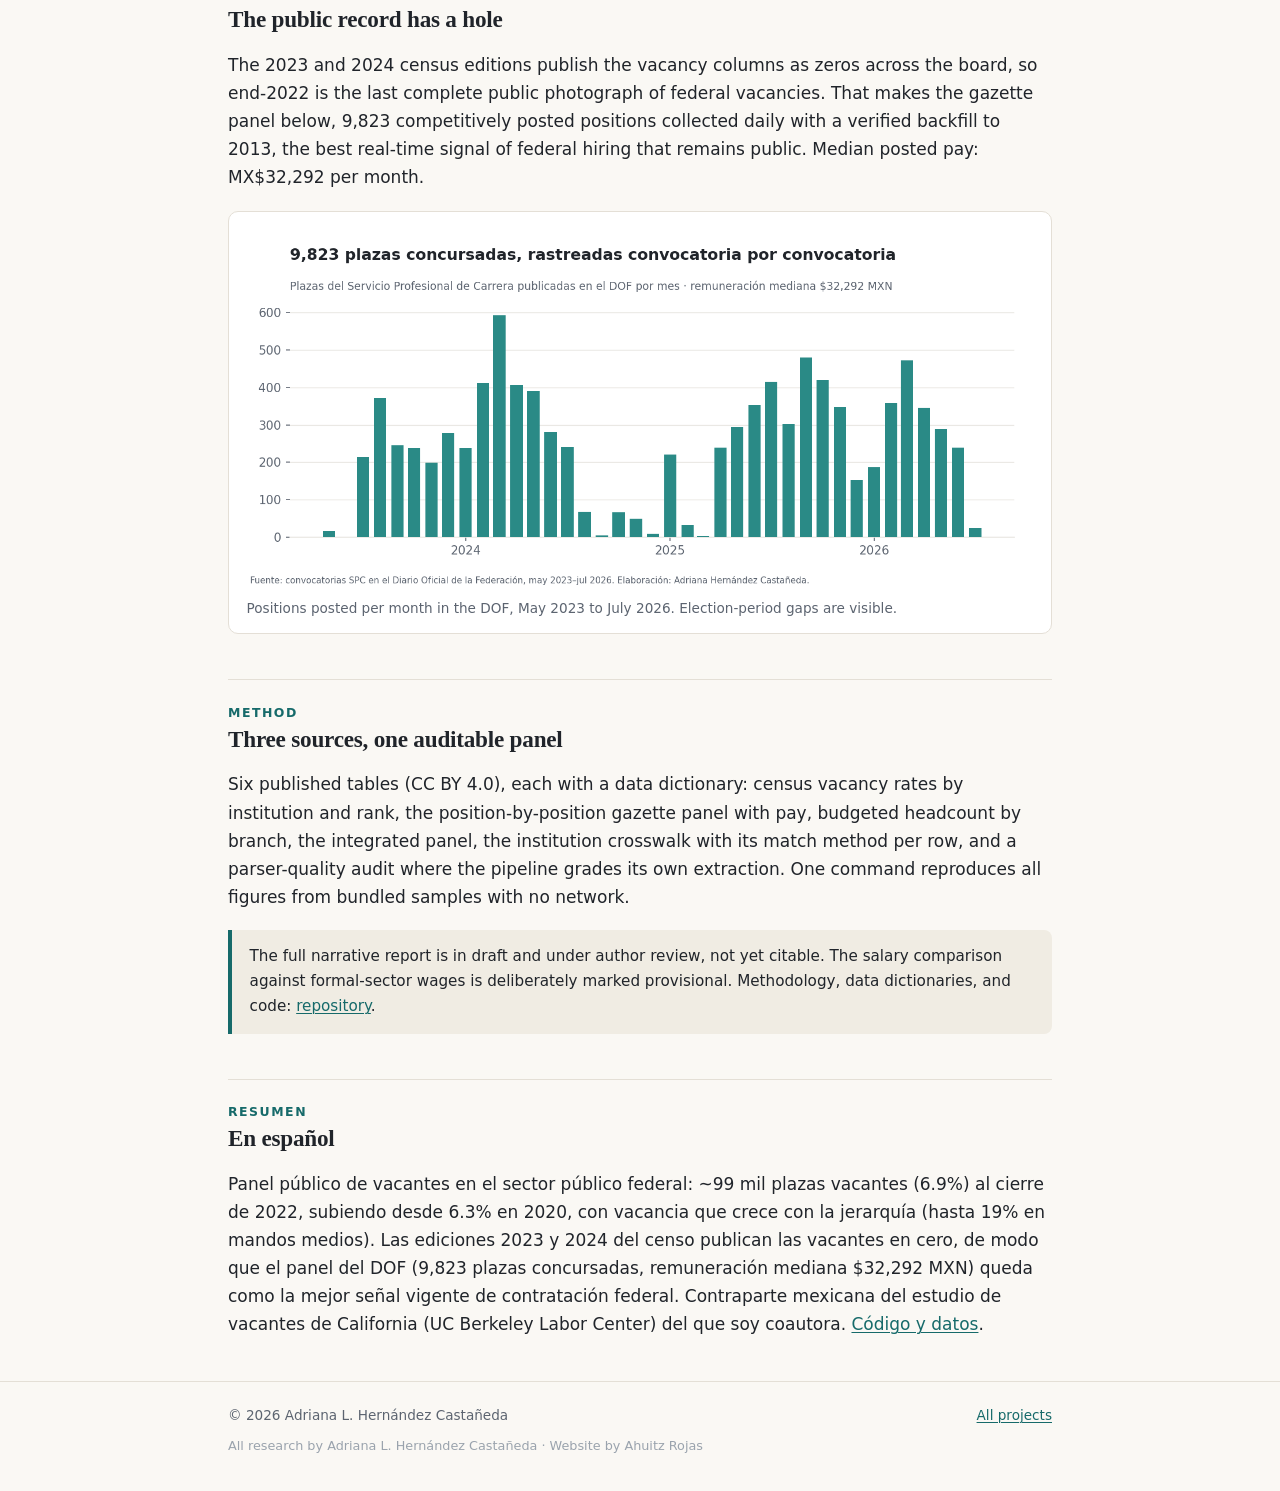
<file: projects/vacantes-sector-publico-mx.html>
<!DOCTYPE html>
<html lang="en">
<head>
<meta charset="utf-8">
<meta name="viewport" content="width=device-width, initial-scale=1">
<title>Public-sector vacancies in Mexico · Adriana Hernández Castañeda</title>
<meta name="description" content="How many federal positions sit empty in Mexico? A public panel joining INEGI censuses, the federal budget staffing annex, and every civil-service posting in the official gazette.">
<link rel="canonical" href="https://adrianahc.com/projects/vacantes-sector-publico-mx.html">
<link rel="icon" href="../assets/favicon.svg" type="image/svg+xml">
<link rel="stylesheet" href="../assets/style.css">
<meta property="og:type" content="article">
<meta property="og:title" content="Public-sector vacancies in Mexico">
<meta property="og:description" content="~99,000 vacant federal positions (6.9%) at the last full public measurement, with vacancy rates that climb with rank.">
<meta property="og:url" content="https://adrianahc.com/projects/vacantes-sector-publico-mx.html">
<meta property="og:image" content="https://adrianahc.com/assets/og.png">
</head>
<body>

<header class="site">
  <div class="nav">
    <a class="brand" href="../index.html">Adriana Hernández Castañeda</a>
    <nav>
      <a href="../index.html">Home</a>
      <a href="../research.html">Research</a>
      <a href="../projects.html" aria-current="page">Projects</a>
      <a href="../cv.html">CV</a>
      <a class="lang" href="../es/" lang="es" hreflang="es">Español</a>
    </nav>
  </div>
</header>

<main class="wrap pwide">

  <section class="hero">
    <p class="crumb"><a href="../projects.html" style="text-decoration:none">Open research</a> · Censos de gobierno · PEF · DOF</p>
    <h1>Public-sector vacancies in Mexico</h1>
    <p class="lede">
      How many federal government positions sit empty, and where? This panel joins three
      official sources that had never been connected, and it is the Mexican counterpart to
      the statewide civil-service vacancies study I co-authored at the UC Berkeley Labor
      Center.
    </p>
    <div class="btnrow">
      <a class="btn primary" href="#f1">Read the findings</a>
      <a class="btn ghost" href="https://laborcenter.berkeley.edu/civil-service-vacancies-in-california-2022-2023/">The California study</a>
    </div>
    <div class="statband">
      <div class="stat reveal"><b><span class="count" data-val="99055" data-suffix="">0</span></b><span>vacant federal positions at end-2022</span></div>
      <div class="stat reveal"><b><span class="count" data-val="6.9" data-suffix="%">0</span></b><span>of the census-covered federal workforce, up from 6.3% in 2020</span></div>
      <div class="stat reveal"><b>up to <span class="count" data-val="19" data-suffix="%">0</span></b><span>vacancy in middle-management rank groups</span></div>
      <div class="stat reveal"><b><span class="count" data-val="9823" data-suffix="">0</span></b><span>competitively posted positions tracked in the gazette, 2023–2026</span></div>
    </div>
  </section>

  <section class="block reveal">
    <h2><span class="kicker">The question</span>A state that can't hire can't deliver</h2>
    <p>
      Vacancy data lives in one INEGI census, budgeted headcount in the federal budget's
      staffing annex, and actual competitive openings across thousands of gazette
      announcements. Nobody had joined them. This project integrates the three into one
      public panel, by institution, rank group, and budget branch, with every table
      documented and every match auditable.
    </p>
  </section>

  <section class="block reveal">
    <h2 id="f1"><span class="kicker">Finding 1</span>The higher the rank, the harder to fill</h2>
    <p>
      Operational positions fill at near-normal rates (6.1% vacant). The state's real
      shortage is specialized and managerial: middle-management groups run 9–19% vacant.
      That is the same seniority gradient we documented in California, now measured for
      Mexico, and it points at compensation and competitiveness for skilled roles rather
      than generalized understaffing.
    </p>
    <figure class="figblock">
      <img src="../assets/projects/01_vacancia_por_grupo_2022.png" alt="Vacancy rate by rank group, federal public administration, end-2022" loading="lazy">
      <figcaption>Vacancy rate by rank group, end-2022, groups with more than 500 positions.</figcaption>
    </figure>
  </section>

  <section class="block reveal">
    <h2><span class="kicker">Finding 2</span>The public record has a hole</h2>
    <p>
      The 2023 and 2024 census editions publish the vacancy columns as zeros across the
      board, so end-2022 is the last complete public photograph of federal vacancies. That
      makes the gazette panel below, 9,823 competitively posted positions collected daily
      with a verified backfill to 2013, the best real-time signal of federal hiring that
      remains public. Median posted pay: MX$32,292 per month.
    </p>
    <figure class="figblock">
      <img src="../assets/projects/02_concursos_dof_mensual.png" alt="Competitively posted positions per month in the official gazette" loading="lazy">
      <figcaption>Positions posted per month in the DOF, May 2023 to July 2026. Election-period gaps are visible.</figcaption>
    </figure>
  </section>

  <section class="block reveal">
    <h2><span class="kicker">Method</span>Three sources, one auditable panel</h2>
    <p>
      Six published tables (CC BY 4.0), each with a data dictionary: census vacancy rates by
      institution and rank, the position-by-position gazette panel with pay, budgeted
      headcount by branch, the integrated panel, the institution crosswalk with its match
      method per row, and a parser-quality audit where the pipeline grades its own
      extraction. One command reproduces all figures from bundled samples with no network.
    </p>
    <div class="notebox">
      The full narrative report is in draft and under author review, not yet citable. The
      salary comparison against formal-sector wages is deliberately marked provisional.
      Methodology, data dictionaries, and code:
      <a href="https://github.com/alhernandezc/vacantes-sector-publico-mx">repository</a>.
    </div>
  </section>

  <section class="block reveal">
    <h2><span class="kicker">Resumen</span>En español</h2>
    <p>
      Panel público de vacantes en el sector público federal: ~99 mil plazas vacantes (6.9%)
      al cierre de 2022, subiendo desde 6.3% en 2020, con vacancia que crece con la
      jerarquía (hasta 19% en mandos medios). Las ediciones 2023 y 2024 del censo publican
      las vacantes en cero, de modo que el panel del DOF (9,823 plazas concursadas,
      remuneración mediana $32,292 MXN) queda como la mejor señal vigente de contratación
      federal. Contraparte mexicana del estudio de vacantes de California (UC Berkeley
      Labor Center) del que soy coautora.
      <a href="https://github.com/alhernandezc/vacantes-sector-publico-mx">Código y datos</a>.
    </p>
  </section>

</main>

<footer class="site">
  <div class="wrap pwide">

    <span>© 2026 Adriana L. Hernández Castañeda</span>
    <span><a href="../projects.html">All projects</a></span>
  </div>
  <div class="wrap pwide" style="margin-top:0.5rem"><span class="colophon" style="font-size:0.8rem;color:#9aa3ad">All research by Adriana L. Hernández Castañeda · Website by Ahuitz Rojas</span></div>
</footer><script>
(function(){
  var reduce = window.matchMedia('(prefers-reduced-motion: reduce)').matches;
  var io = new IntersectionObserver(function(es){
    es.forEach(function(e){
      if(!e.isIntersecting) return;
      e.target.classList.add('in');
      e.target.querySelectorAll('.count').forEach(animateCount);
      io.unobserve(e.target);
    });
  }, {threshold: 0.15});
  document.querySelectorAll('.reveal').forEach(function(el){ io.observe(el); });
  function animateCount(el){
    var target = parseFloat(el.dataset.val), suffix = el.dataset.suffix || '';
    var decimals = (el.dataset.val.split('.')[1] || '').length;
    var fmt = function(v){ return decimals ? v.toFixed(decimals) : Math.round(v).toLocaleString('en-US'); };
    if(reduce){ el.textContent = fmt(target) + suffix; return; }
    var t0 = null, dur = 900;
    function step(t){
      if(!t0) t0 = t;
      var p = Math.min((t - t0) / dur, 1);
      p = 1 - Math.pow(1 - p, 3);
      el.textContent = fmt(target * p) + suffix;
      if(p < 1) requestAnimationFrame(step);
    }
    requestAnimationFrame(step);
  }
})();
</script>

</body>
</html>
</file>
<file: assets/style.css>
/* Adriana L. Hernández Castañeda, personal site
   Palette: ink on warm paper, teal accent. No external fonts, no JS frameworks. */

:root {
  --paper: #faf8f4;
  --ink: #20242a;
  --muted: #5c6470;
  --teal: #166a6a;
  --teal-dark: #0e4f4f;
  --line: #e4dfd6;
  --card: #ffffff;
  --badge: #f0ece3;
  --maxw: 46rem;
}

* { box-sizing: border-box; }

html { scroll-behavior: smooth; }

body {
  margin: 0;
  background: var(--paper);
  color: var(--ink);
  font: 400 1.0625rem/1.65 system-ui, -apple-system, "Segoe UI", Roboto, "Helvetica Neue", Arial, sans-serif;
  -webkit-font-smoothing: antialiased;
}

h1, h2, h3, .serif {
  font-family: Georgia, "Iowan Old Style", "Times New Roman", serif;
  font-weight: 600;
  line-height: 1.2;
  letter-spacing: -0.01em;
}

a { color: var(--teal); text-decoration-thickness: 1px; text-underline-offset: 2px; }
a:hover { color: var(--teal-dark); }

.wrap { max-width: var(--maxw); margin: 0 auto; padding: 0 1.25rem; }

/* ---------- header / nav ---------- */
header.site {
  border-bottom: 1px solid var(--line);
  background: var(--paper);
}
.nav {
  max-width: var(--maxw); margin: 0 auto; padding: 1rem 1.25rem;
  display: flex; align-items: baseline; justify-content: space-between; gap: 1rem; flex-wrap: wrap;
}
.nav .brand {
  font-family: Georgia, serif; font-size: 1.05rem; font-weight: 700; color: var(--ink);
  text-decoration: none; letter-spacing: 0.01em;
}
.nav nav { display: flex; gap: 1.1rem; flex-wrap: wrap; }
.nav nav a {
  font-size: 0.92rem; color: var(--muted); text-decoration: none;
  padding-bottom: 2px; border-bottom: 2px solid transparent;
}
.nav nav a:hover { color: var(--teal-dark); }
.nav nav a[aria-current="page"] { color: var(--teal); border-bottom-color: var(--teal); }
.nav nav a.lang { color: var(--teal); font-weight: 600; }

/* ---------- hero ---------- */
.hero { padding: 3.2rem 0 2.2rem; }
.hero h1 { font-size: clamp(1.9rem, 5vw, 2.6rem); margin: 0 0 0.4rem; }
.hero .role { color: var(--teal); font-size: 1.12rem; font-weight: 600; margin: 0 0 1.2rem; }
.hero p.lede { font-size: 1.08rem; margin: 0 0 1rem; max-width: 42rem; }
.hero .actions { margin-top: 1.4rem; display: flex; gap: 0.7rem; flex-wrap: wrap; }

.btn {
  display: inline-block; padding: 0.5rem 1rem; border-radius: 6px;
  font-size: 0.95rem; font-weight: 600; text-decoration: none;
  border: 1.5px solid var(--teal); transition: background 0.15s;
}
.btn.primary { background: var(--teal); color: #fff; }
.btn.primary:hover { background: var(--teal-dark); border-color: var(--teal-dark); color: #fff; }
.btn.ghost { color: var(--teal); background: transparent; }
.btn.ghost:hover { background: rgba(22, 106, 106, 0.08); }

/* ---------- sections ---------- */
main { padding-bottom: 3rem; }
section.block { padding: 1.6rem 0; }
section.block + section.block { border-top: 1px solid var(--line); }
h2 { font-size: 1.45rem; margin: 0 0 1rem; }
h2 .kicker, .kicker {
  display: block; font-family: system-ui, sans-serif; font-size: 0.78rem; font-weight: 700;
  letter-spacing: 0.12em; text-transform: uppercase; color: var(--teal); margin-bottom: 0.3rem;
}

/* ---------- publication list ---------- */
.pub { padding: 1.1rem 0; border-bottom: 1px solid var(--line); }
.pub:last-child { border-bottom: none; }
.pub h3 { font-size: 1.12rem; margin: 0 0 0.25rem; }
.pub .meta { color: var(--muted); font-size: 0.92rem; margin: 0 0 0.45rem; }
.pub p { margin: 0.35rem 0; }
.pub .links { font-size: 0.92rem; display: flex; gap: 0.9rem; flex-wrap: wrap; margin-top: 0.45rem; }
details.bibtex { margin-top: 0.5rem; font-size: 0.85rem; }
details.bibtex summary { cursor: pointer; color: var(--muted); }
details.bibtex pre {
  background: #f1eee7; border: 1px solid var(--line); border-radius: 6px;
  padding: 0.75rem; overflow-x: auto; font-size: 0.78rem; line-height: 1.45;
}

/* ---------- project cards ---------- */
.cards { display: grid; gap: 1.1rem; margin-top: 1.2rem; }
.card {
  background: var(--card); border: 1px solid var(--line); border-radius: 10px;
  padding: 1.3rem 1.4rem;
}
.card h3 { margin: 0 0 0.35rem; font-size: 1.18rem; }
.card .sub { color: var(--muted); font-size: 0.92rem; margin: 0 0 0.6rem; }
.card p { margin: 0.4rem 0; }
.badge {
  display: inline-block; background: var(--badge); color: var(--teal-dark);
  border: 1px solid var(--line); border-radius: 999px;
  font-size: 0.78rem; font-weight: 600; padding: 0.15rem 0.7rem; margin-bottom: 0.6rem;
}
.badge.live { background: #e3f1ec; border-color: #bfded2; }
.card .links { margin-top: 0.6rem; font-size: 0.92rem; display: flex; gap: 0.9rem; flex-wrap: wrap; }

/* ---------- about / prose ---------- */
.prose p { margin: 0 0 1rem; }
.prose .es-note { color: var(--muted); font-size: 0.95rem; }

/* ---------- contact footer ---------- */
.contact-strip {
  background: var(--card); border: 1px solid var(--line); border-radius: 10px;
  padding: 1.2rem 1.4rem; margin-top: 1.6rem;
  display: flex; justify-content: space-between; align-items: center; gap: 1rem; flex-wrap: wrap;
}
.contact-strip .links { display: flex; gap: 1.1rem; flex-wrap: wrap; font-size: 0.95rem; }

footer.site {
  border-top: 1px solid var(--line); padding: 1.4rem 0 2.2rem; color: var(--muted); font-size: 0.85rem;
}
footer.site .wrap { display: flex; justify-content: space-between; gap: 1rem; flex-wrap: wrap; }

/* ---------- cv page ---------- */
.cv-embed { width: 100%; height: 78vh; border: 1px solid var(--line); border-radius: 8px; background: #fff; }

@media (max-width: 640px) {
  .hero { padding: 2.2rem 0 1.6rem; }
  .cv-embed { height: 60vh; }
}

@media print {
  header.site, footer.site, .actions { display: none; }
}

/* ---------- project subpages ---------- */
.pwide { max-width: 54rem; }
.crumb { font-size: 0.82rem; letter-spacing: 0.1em; text-transform: uppercase; color: var(--teal); font-weight: 700; margin: 0 0 0.5rem; }
.statband { display: grid; grid-template-columns: repeat(auto-fit, minmax(155px, 1fr)); gap: 0.9rem; margin: 1.5rem 0 0.5rem; }
.stat { background: var(--card); border: 1px solid var(--line); border-radius: 10px; padding: 0.9rem 1rem; }
.stat b { display: block; font-family: Georgia, serif; font-size: 1.55rem; line-height: 1.15; color: var(--teal-dark); }
.stat span { font-size: 0.82rem; color: var(--muted); }
.figblock { background: var(--card); border: 1px solid var(--line); border-radius: 10px; padding: 0.8rem; margin: 1.2rem 0; }
.figblock img { width: 100%; height: auto; display: block; border-radius: 6px; }
.figblock figcaption { font-size: 0.85rem; color: var(--muted); padding: 0.55rem 0.3rem 0.1rem; }
.dashframe { width: 100%; height: 660px; border: 1px solid var(--line); border-radius: 10px; background: #fff; }
.btnrow { display: flex; gap: 0.7rem; flex-wrap: wrap; margin: 1.3rem 0 0.3rem; }
.notebox { background: var(--badge); border-left: 4px solid var(--teal); border-radius: 0 8px 8px 0; padding: 0.9rem 1.1rem; font-size: 0.95rem; margin: 1.2rem 0; }
.reveal { opacity: 0; transform: translateY(16px); transition: opacity 0.65s ease, transform 0.65s ease; }
.reveal.in { opacity: 1; transform: none; }
@media (prefers-reduced-motion: reduce) {
  .reveal { opacity: 1; transform: none; transition: none; }
}
</file>
